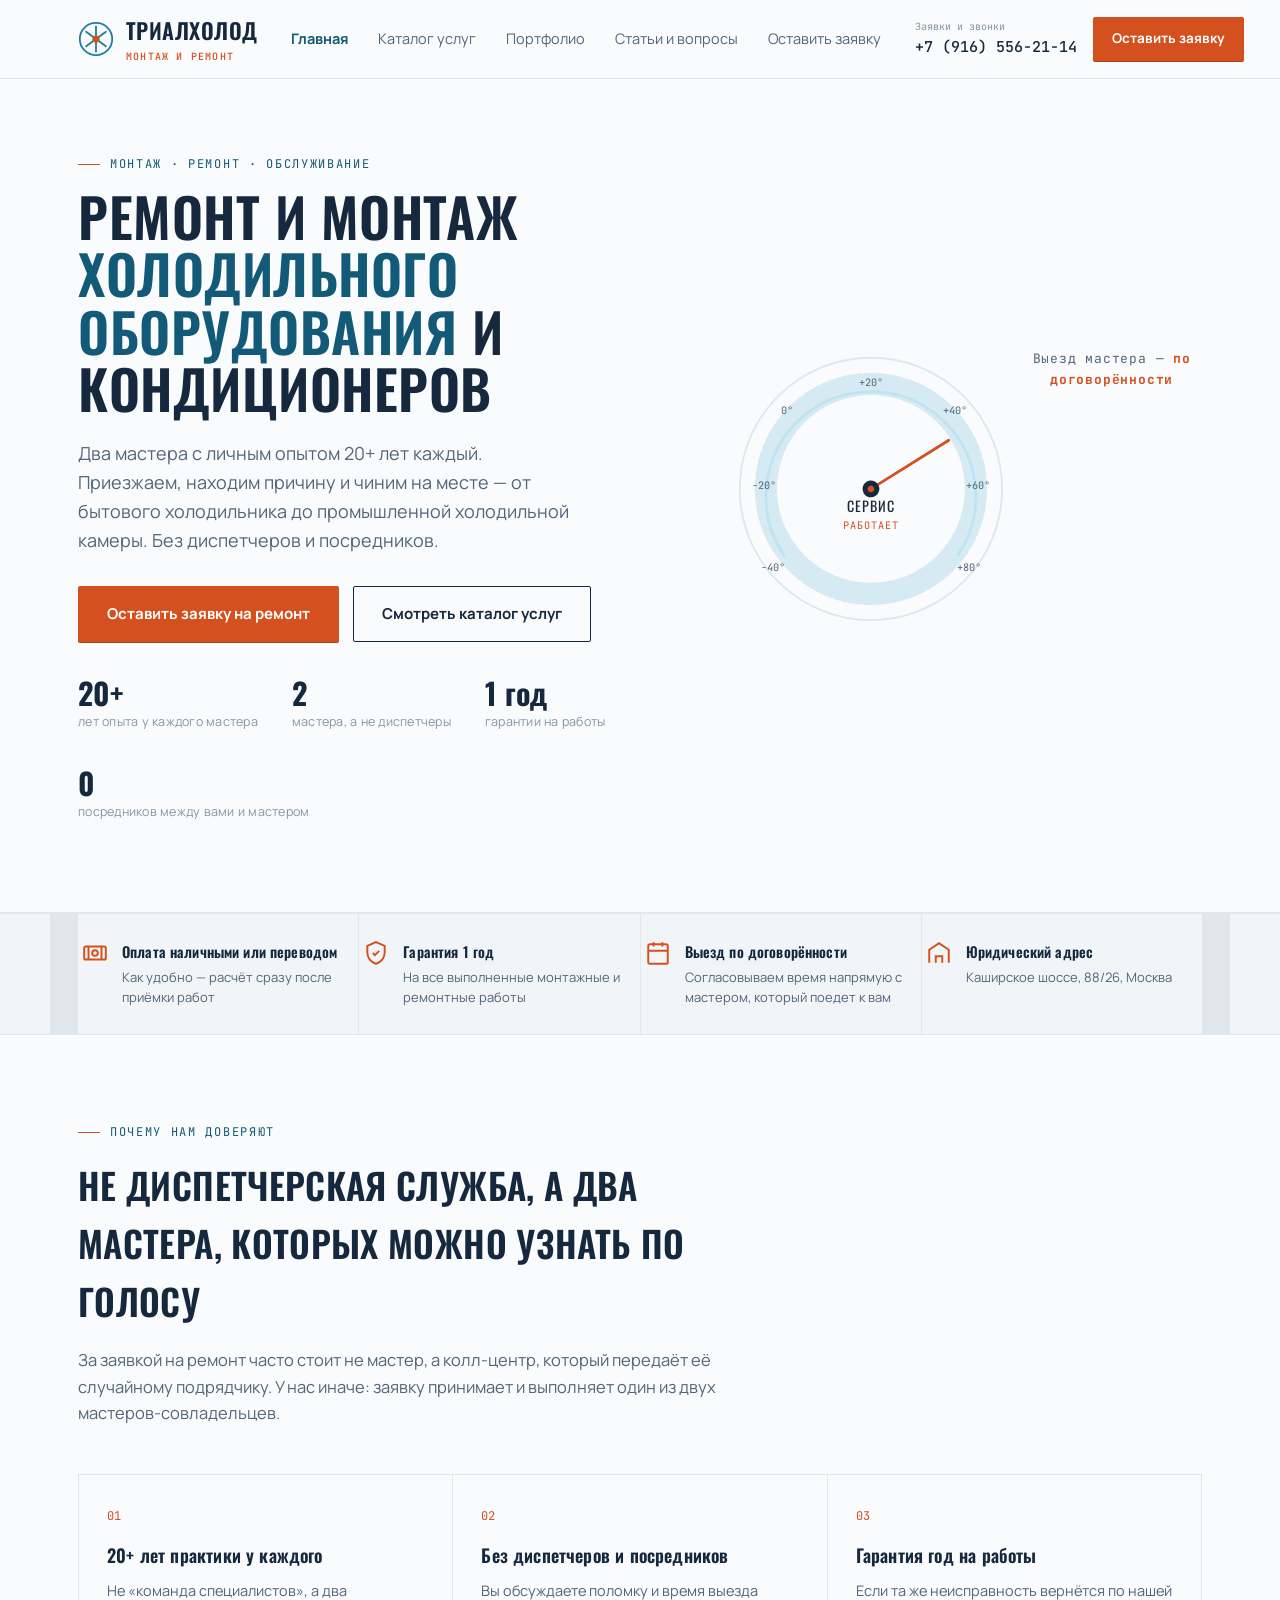
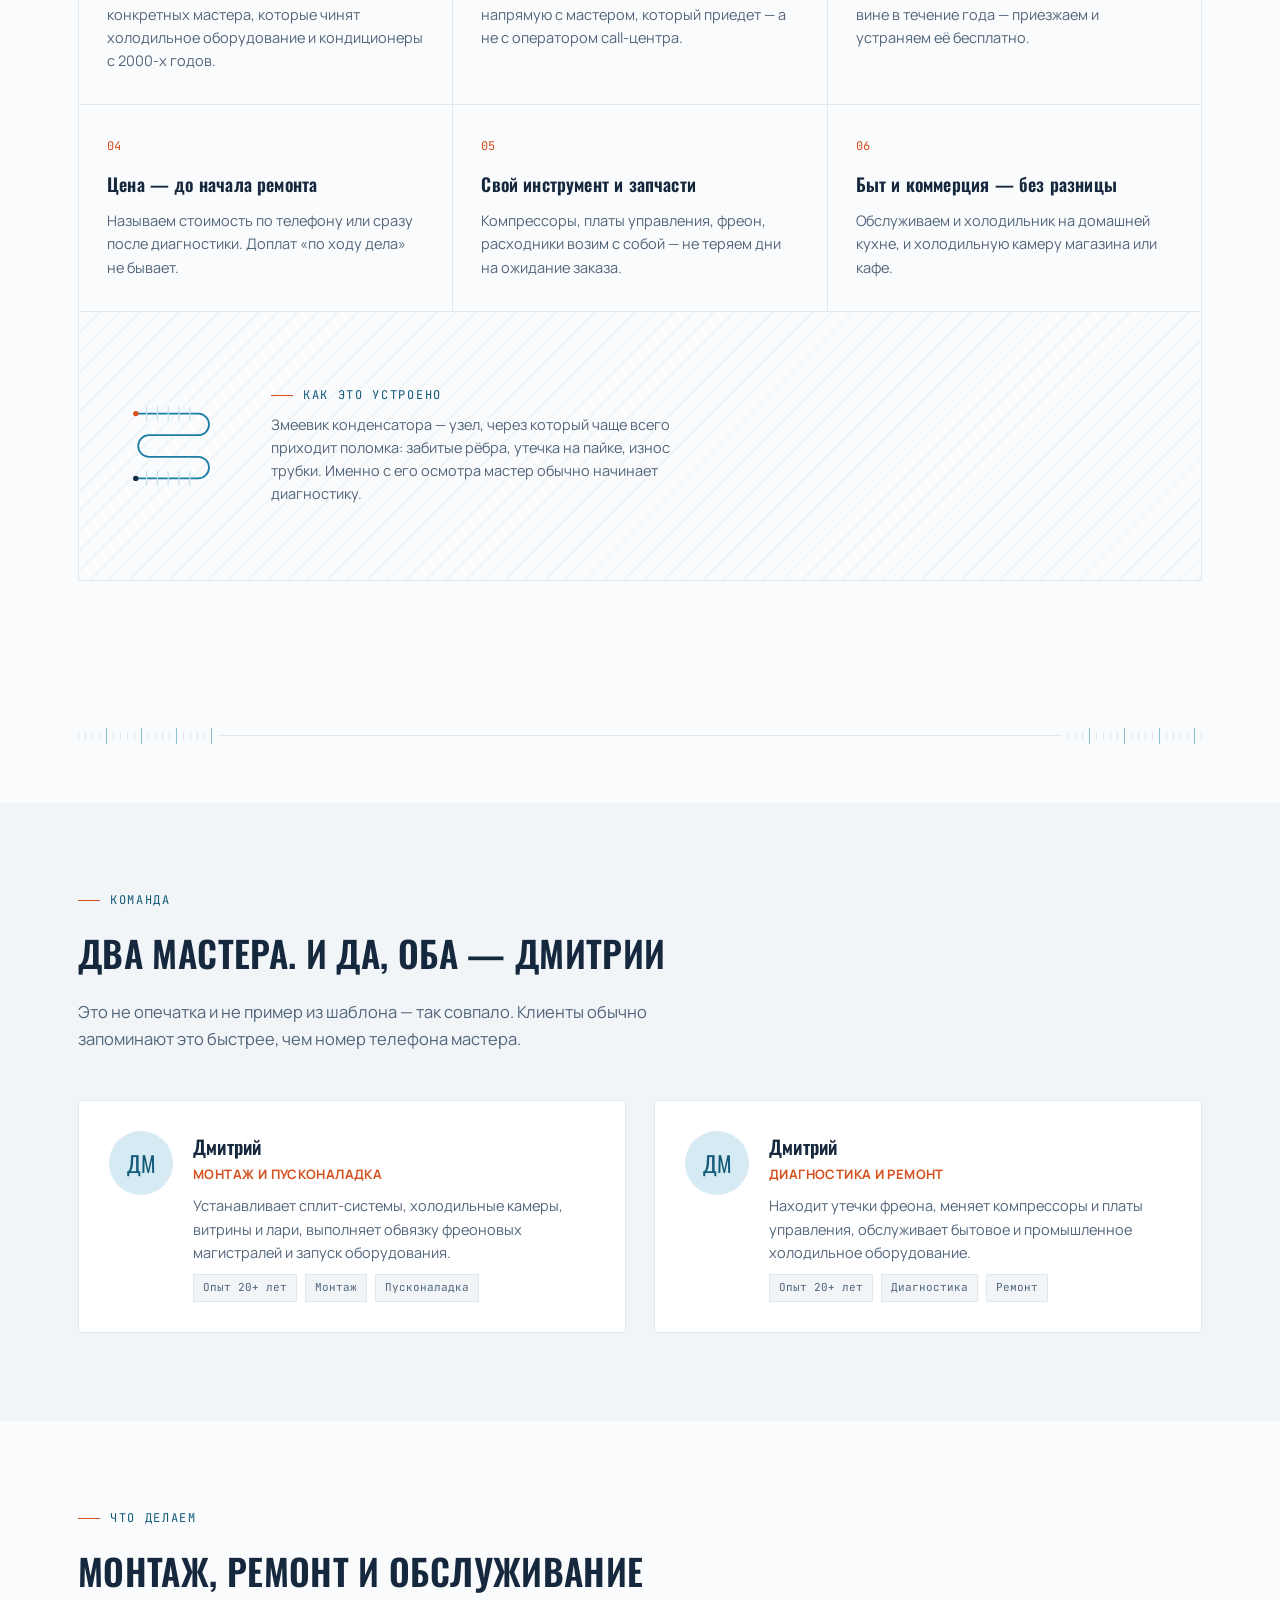
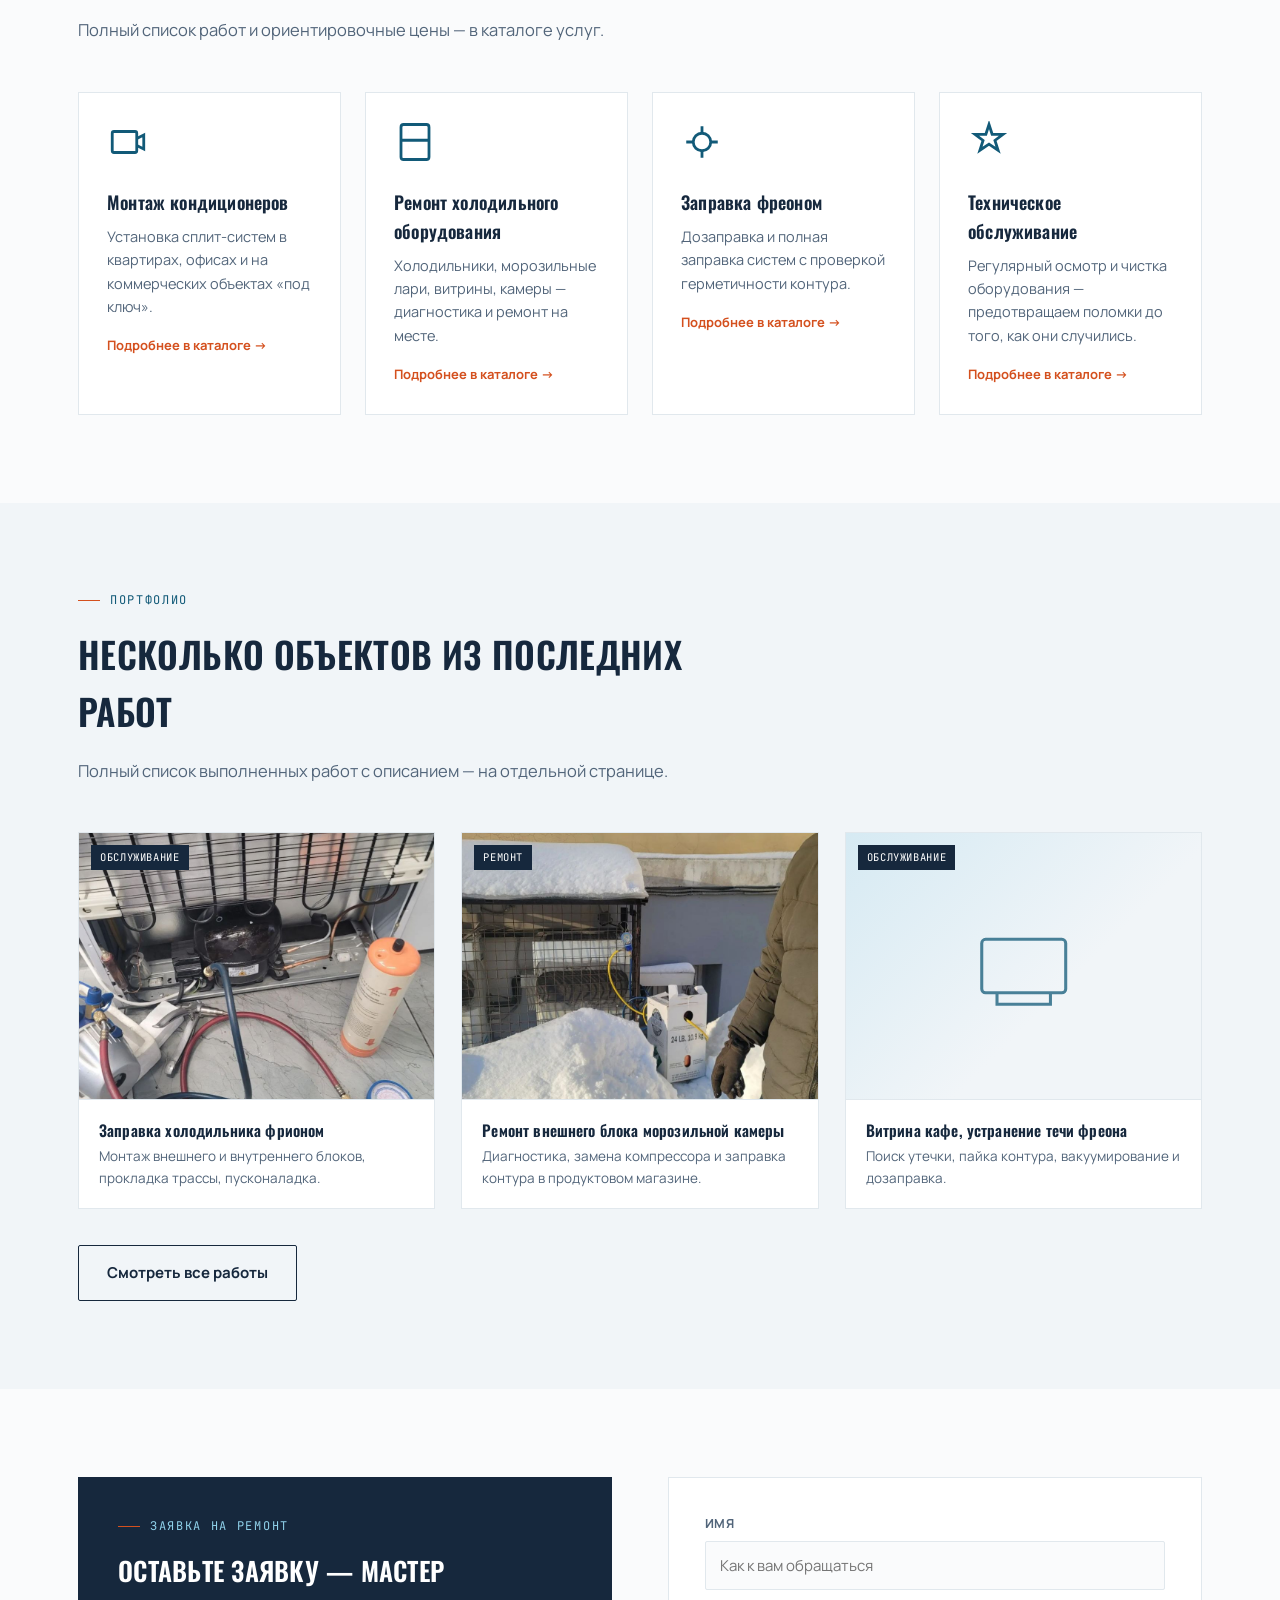
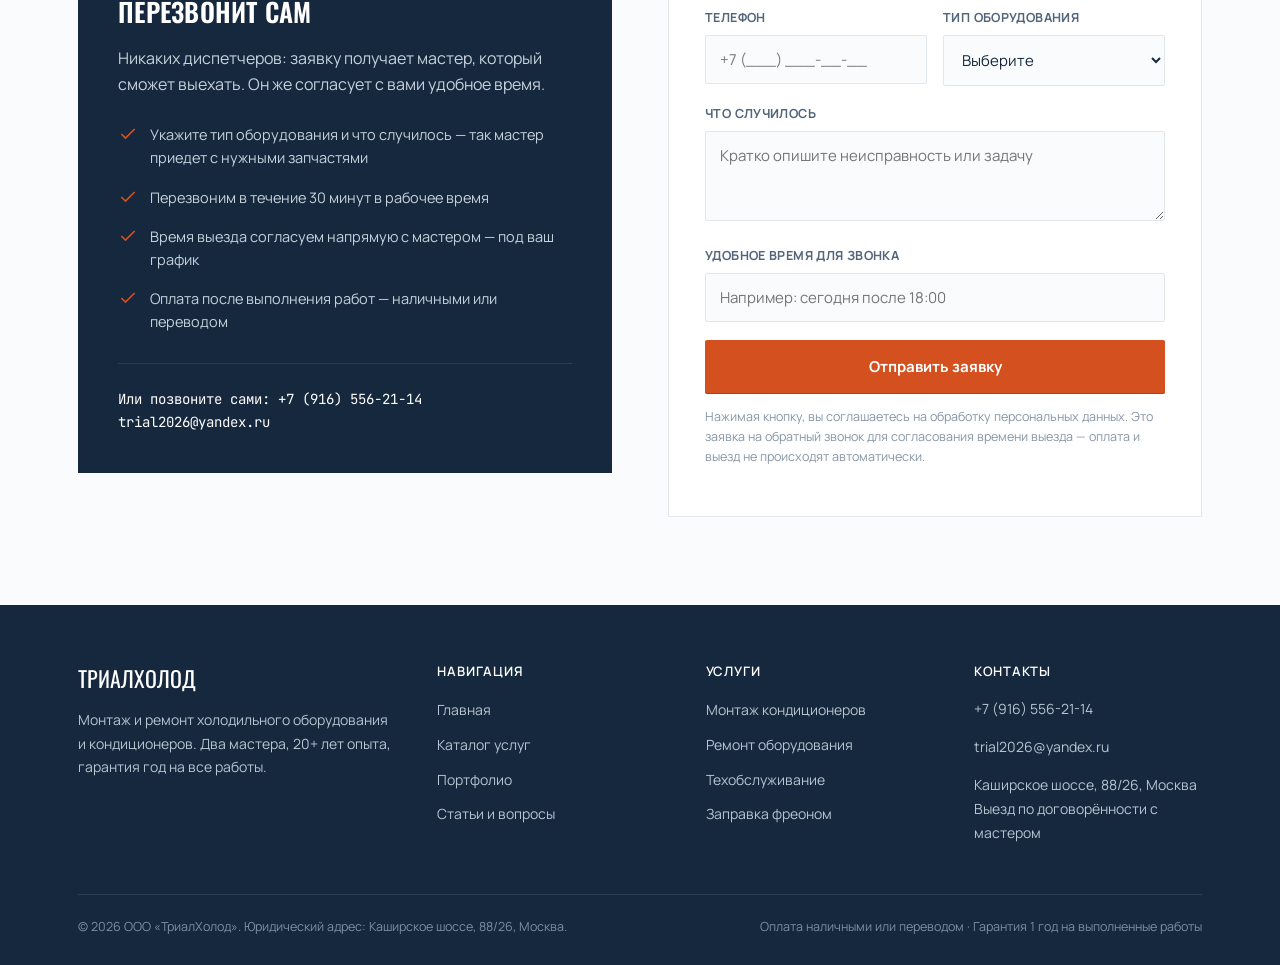
<file: index.html>
<!DOCTYPE html>
<html lang="ru">
<head>
<!-- Yandex.Metrika counter -->
<script type="text/javascript">
    (function(m,e,t,r,i,k,a){
        m[i]=m[i]||function(){(m[i].a=m[i].a||[]).push(arguments)};
        m[i].l=1*new Date();
        for (var j = 0; j < document.scripts.length; j++) {if (document.scripts[j].src === r) { return; }}
        k=e.createElement(t),a=e.getElementsByTagName(t)[0],k.async=1,k.src=r,a.parentNode.insertBefore(k,a)
    })(window, document,'script','https://mc.yandex.ru/metrika/tag.js?id=111605319', 'ym');
    ym(111605319, 'init', {ssr:true, webvisor:true, clickmap:true, ecommerce:"dataLayer", referrer: document.referrer, url: location.href, accurateTrackBounce:true, trackLinks:true});
</script>
<noscript><div><img src="https://mc.yandex.ru/watch/111605319" style="position:absolute; left:-9999px;" alt="" /></div></noscript>
<!-- /Yandex.Metrika counter -->
 
<meta charset="UTF-8">
<meta name="viewport" content="width=device-width, initial-scale=1.0">
<title>ТриалХолод — ремонт и монтаж холодильного оборудования и кондиционеров</title>
<meta name="description" content="Монтаж и ремонт холодильного оборудования и кондиционеров. Два мастера с опытом 20+ лет. Гарантия год. Оставьте заявку на сайте.">
<link rel="preconnect" href="https://fonts.googleapis.com">
<link href="https://fonts.googleapis.com/css2?family=Oswald:wght@400;500;600;700&family=Manrope:wght@400;500;700;800&family=JetBrains+Mono:wght@400;500;700&display=swap" rel="stylesheet">
<link rel="stylesheet" href="style.css">
<script type="application/ld+json">
{
  "@context": "https://schema.org",
  "@type": "HVACBusiness",
  "name": "ТриалХолод",
  "description": "Монтаж и ремонт холодильного оборудования и кондиционеров. Два мастера с опытом 20+ лет, гарантия год на все работы.",
  "url": "https://savbambr.github.io/TRIAL/",
  "telephone": "+7-999-000-00-00",
  "priceRange": "от 1500 ₽",
  "address": {
    "@type": "PostalAddress",
    "streetAddress": "Каширское шоссе, 88/26",
    "addressLocality": "Москва",
    "addressCountry": "RU"
  },
  "areaServed": {
    "@type": "City",
    "name": "Москва"
  },
  "makesOffer": [
    { "@type": "Offer", "itemOffered": { "@type": "Service", "name": "Монтаж кондиционеров" } },
    { "@type": "Offer", "itemOffered": { "@type": "Service", "name": "Ремонт холодильного оборудования" } },
    { "@type": "Offer", "itemOffered": { "@type": "Service", "name": "Заправка фреоном" } },
    { "@type": "Offer", "itemOffered": { "@type": "Service", "name": "Техническое обслуживание" } }
  ]
}
</script>
<link rel="icon" href="favicon.svg" type="image/svg+xml">
<link rel="icon" href="favicon.ico" sizes="any">
<link rel="apple-touch-icon" href="apple-touch-icon.png">
</head>
<body>
 
<header class="site-header">
  <div class="container">
    <a href="index.html" class="brand">
      <svg class="brand-mark" viewBox="0 0 40 40" fill="none" xmlns="http://www.w3.org/2000/svg">
        <circle cx="20" cy="20" r="18" stroke="#1C7EA5" stroke-width="2"/>
        <path d="M20 6V34M9 12L31 28M31 12L9 28" stroke="#1C7EA5" stroke-width="2" stroke-linecap="round"/>
        <circle cx="20" cy="20" r="4" fill="#D4501E"/>
      </svg>
      <span>ТРИАЛХОЛОД<small>монтаж и ремонт</small></span>
    </a>
 
    <button class="nav-toggle" aria-label="Открыть меню" aria-expanded="false">
      <span></span><span></span><span></span>
    </button>
 
    <nav class="main-nav">
      <a href="index.html" class="active">Главная</a>
      <a href="catalog.html">Каталог услуг</a>
      <a href="portfolio.html">Портфолио</a>
      <a href="articles.html">Статьи и вопросы</a>
      <a href="index.html#request">Оставить заявку</a>
    </nav>
 
    <div class="header-right">
      <a href="tel:+79990000000" class="header-phone"><small>Заявки и звонки</small>+7 (916) 556-21-14</a>
      <a href="index.html#request" class="btn btn-primary btn-sm">Оставить заявку</a>
    </div>
  </div>
</header>
 
<!-- ================= HERO ================= -->
<section class="hero">
  <div class="container">
    <div class="hero-text">
      <div class="eyebrow">Монтаж · Ремонт · Обслуживание</div>
      <h1>Ремонт и монтаж <em>холодильного оборудования</em> и кондиционеров</h1>
      <p class="lead">Два мастера с личным опытом 20+ лет каждый. Приезжаем, находим причину и чиним на месте — от бытового холодильника до промышленной холодильной камеры. Без диспетчеров и посредников.</p>
      <div class="hero-actions">
        <a href="#request" class="btn btn-primary">Оставить заявку на ремонт</a>
        <a href="catalog.html" class="btn btn-outline">Смотреть каталог услуг</a>
      </div>
      <div class="hero-stats">
        <div><b>20+</b><span>лет опыта у каждого мастера</span></div>
        <div><b>2</b><span>мастера, а не диспетчеры</span></div>
        <div><b>1 год</b><span>гарантии на работы</span></div>
        <div><b>0</b><span>посредников между вами и мастером</span></div>
      </div>
    </div>
 
    <div class="gauge-wrap">
      <svg viewBox="0 0 320 320" width="100%" style="max-width:340px">
        <circle cx="160" cy="160" r="140" fill="#FAFBFC" stroke="#E1E8ED" stroke-width="2"/>
        <circle cx="160" cy="160" r="112" fill="none" stroke="#D6EAF3" stroke-width="24" stroke-dasharray="1 6.2" stroke-linecap="round" transform="rotate(-210 160 160)" />
        <!-- дуга низкого/рабочего давления -->
        <path d="M 68 232 A 112 112 0 1 1 252 232" fill="none" stroke="#BFE3F0" stroke-width="3"/>
        <!-- метки шкалы, температура -->
        <g font-family="JetBrains Mono" font-size="11" fill="#52657A">
          <text x="55" y="248" text-anchor="middle">-40°</text>
          <text x="46" y="160" text-anchor="middle">-20°</text>
          <text x="70" y="80" text-anchor="middle">0°</text>
          <text x="160" y="50" text-anchor="middle">+20°</text>
          <text x="250" y="80" text-anchor="middle">+40°</text>
          <text x="274" y="160" text-anchor="middle">+60°</text>
          <text x="265" y="248" text-anchor="middle">+80°</text>
        </g>
        <!-- центральная надпись -->
        <text x="160" y="185" text-anchor="middle" font-family="Oswald" font-size="15" letter-spacing="1" fill="#16283D">СЕРВИС</text>
        <text x="160" y="203" text-anchor="middle" font-family="JetBrains Mono" font-size="11" letter-spacing="1" fill="#D4501E">РАБОТАЕТ</text>
        <!-- стрелка -->
        <g id="gaugeNeedle" style="transform-origin:160px 160px; transform: rotate(-140deg);">
          <line x1="160" y1="160" x2="160" y2="62" stroke="#D4501E" stroke-width="3" stroke-linecap="round"/>
          <circle cx="160" cy="160" r="9" fill="#16283D"/>
          <circle cx="160" cy="160" r="3.5" fill="#D4501E"/>
        </g>
      </svg>
      <div class="gauge-readout">Выезд мастера — <b>по договорённости</b></div>
    </div>
  </div>
</section>
 
<!-- ================= ИНФО-ПОЛОСА ================= -->
<div class="info-strip">
  <div class="container">
    <div class="info-item">
      <svg viewBox="0 0 24 24" fill="none" stroke="currentColor" stroke-width="1.8"><rect x="2" y="6" width="20" height="12" rx="1.5"/><circle cx="12" cy="12" r="2.6"/><path d="M6 6v12M18 6v12"/></svg>
      <div><h4>Оплата наличными или переводом</h4><p>Как удобно — расчёт сразу после приёмки работ</p></div>
    </div>
    <div class="info-item">
      <svg viewBox="0 0 24 24" fill="none" stroke="currentColor" stroke-width="1.8"><path d="M12 2l8 3.5v6c0 5-3.4 8.6-8 10.5-4.6-1.9-8-5.5-8-10.5v-6L12 2z"/><path d="M9 12l2 2 4-4"/></svg>
      <div><h4>Гарантия 1 год</h4><p>На все выполненные монтажные и ремонтные работы</p></div>
    </div>
    <div class="info-item">
      <svg viewBox="0 0 24 24" fill="none" stroke="currentColor" stroke-width="1.8"><rect x="3" y="4" width="18" height="18" rx="1.5"/><path d="M3 10h18M8 2v4M16 2v4"/></svg>
      <div><h4>Выезд по договорённости</h4><p>Согласовываем время напрямую с мастером, который поедет к вам</p></div>
    </div>
    <div class="info-item">
      <svg viewBox="0 0 24 24" fill="none" stroke="currentColor" stroke-width="1.8"><path d="M3 21V9l9-6 9 6v12"/><path d="M9 21v-6h6v6"/></svg>
      <div><h4>Юридический адрес</h4><p>Каширское шоссе, 88/26, Москва</p></div>
    </div>
  </div>
</div>
 
<!-- ================= ДОВЕРИЕ ================= -->
<section id="trust">
  <div class="container">
    <div class="section-head">
      <div class="eyebrow">Почему нам доверяют</div>
      <h2>Не диспетчерская служба, а два мастера, которых можно узнать по голосу</h2>
      <p>За заявкой на ремонт часто стоит не мастер, а колл-центр, который передаёт её случайному подрядчику. У нас иначе: заявку принимает и выполняет один из двух мастеров-совладельцев.</p>
    </div>
 
    <div class="trust-grid">
      <div class="trust-card">
        <div class="num">01</div>
        <h3>20+ лет практики у каждого</h3>
        <p>Не «команда специалистов», а два конкретных мастера, которые чинят холодильное оборудование и кондиционеры с 2000-х годов.</p>
      </div>
      <div class="trust-card">
        <div class="num">02</div>
        <h3>Без диспетчеров и посредников</h3>
        <p>Вы обсуждаете поломку и время выезда напрямую с мастером, который приедет — а не с оператором call-центра.</p>
      </div>
      <div class="trust-card">
        <div class="num">03</div>
        <h3>Гарантия год на работы</h3>
        <p>Если та же неисправность вернётся по нашей вине в течение года — приезжаем и устраняем её бесплатно.</p>
      </div>
      <div class="trust-card">
        <div class="num">04</div>
        <h3>Цена — до начала ремонта</h3>
        <p>Называем стоимость по телефону или сразу после диагностики. Доплат «по ходу дела» не бывает.</p>
      </div>
      <div class="trust-card">
        <div class="num">05</div>
        <h3>Свой инструмент и запчасти</h3>
        <p>Компрессоры, платы управления, фреон, расходники возим с собой — не теряем дни на ожидание заказа.</p>
      </div>
      <div class="trust-card">
        <div class="num">06</div>
        <h3>Быт и коммерция — без разницы</h3>
        <p>Обслуживаем и холодильник на домашней кухне, и холодильную камеру магазина или кафе.</p>
      </div>
    </div>
 
    <div class="trust-card--graphic">
      <svg viewBox="0 0 200 200" width="200" height="200">
        <!-- змеевик конденсатора: трубка + рёбра охлаждения -->
        <g fill="none" stroke="#1C7EA5" stroke-width="3" stroke-linecap="round">
          <path d="M28 46 H132 A18 18 0 0 1 150 64 V64 A18 18 0 0 1 132 82 H50 A18 18 0 0 0 32 100 V100 A18 18 0 0 0 50 118 H132 A18 18 0 0 1 150 136 V136 A18 18 0 0 1 132 154 H28"/>
        </g>
        <g stroke="#BFE3F0" stroke-width="2">
          <line x1="46" y1="34" x2="46" y2="58"/>
          <line x1="64" y1="34" x2="64" y2="58"/>
          <line x1="82" y1="34" x2="82" y2="58"/>
          <line x1="100" y1="34" x2="100" y2="58"/>
          <line x1="118" y1="34" x2="118" y2="58"/>
          <line x1="46" y1="142" x2="46" y2="166"/>
          <line x1="64" y1="142" x2="64" y2="166"/>
          <line x1="82" y1="142" x2="82" y2="166"/>
          <line x1="100" y1="142" x2="100" y2="166"/>
          <line x1="118" y1="142" x2="118" y2="166"/>
        </g>
        <circle cx="28" cy="46" r="4.5" fill="#D4501E"/>
        <circle cx="28" cy="154" r="4.5" fill="#16283D"/>
      </svg>
      <div class="graphic-caption">
        <div class="eyebrow">Как это устроено</div>
        <p>Змеевик конденсатора — узел, через который чаще всего приходит поломка: забитые рёбра, утечка на пайке, износ трубки. Именно с его осмотра мастер обычно начинает диагностику.</p>
      </div>
    </div>
  </div>
</section>
 
<div class="container"><div class="gauge-divider" aria-hidden="true">
  <span></span><span></span><span></span><span></span><span></span><span></span><span></span><span></span><span></span><span></span><span></span><span></span><span></span><span></span><span></span><span></span><span></span><span></span><span></span><span></span>
  <div class="mid"></div>
  <span></span><span></span><span></span><span></span><span></span><span></span><span></span><span></span><span></span><span></span><span></span><span></span><span></span><span></span><span></span><span></span><span></span><span></span><span></span><span></span>
</div></div>
 
<!-- ================= КОМАНДА ================= -->
<section class="section-alt" id="team">
  <div class="container">
    <div class="section-head">
      <div class="eyebrow">Команда</div>
      <h2>Два мастера. И да, оба — Дмитрии</h2>
      <p>Это не опечатка и не пример из шаблона — так совпало. Клиенты обычно запоминают это быстрее, чем номер телефона мастера.</p>
    </div>
 
    <div class="team-grid">
      <div class="team-card">
        <div class="team-avatar">ДМ</div>
        <div>
          <h3>Дмитрий</h3>
          <div class="team-role">Монтаж и пусконаладка</div>
          <p>Устанавливает сплит-системы, холодильные камеры, витрины и лари, выполняет обвязку фреоновых магистралей и запуск оборудования.</p>
          <div class="team-tags"><span>Опыт 20+ лет</span><span>Монтаж</span><span>Пусконаладка</span></div>
        </div>
      </div>
      <div class="team-card">
        <div class="team-avatar">ДМ</div>
        <div>
          <h3>Дмитрий</h3>
          <div class="team-role">Диагностика и ремонт</div>
          <p>Находит утечки фреона, меняет компрессоры и платы управления, обслуживает бытовое и промышленное холодильное оборудование.</p>
          <div class="team-tags"><span>Опыт 20+ лет</span><span>Диагностика</span><span>Ремонт</span></div>
        </div>
      </div>
    </div>
  </div>
</section>
 
<!-- ================= УСЛУГИ (превью) ================= -->
<section id="services">
  <div class="container">
    <div class="section-head">
      <div class="eyebrow">Что делаем</div>
      <h2>Монтаж, ремонт и обслуживание</h2>
      <p>Полный список работ и ориентировочные цены — в каталоге услуг.</p>
    </div>
 
    <div class="service-grid">
      <div class="service-card">
        <svg class="service-icon" viewBox="0 0 24 24" fill="none" stroke="currentColor" stroke-width="1.6"><rect x="3" y="6" width="14" height="12" rx="1"/><path d="M17 10l4-2v8l-4-2"/></svg>
        <h3>Монтаж кондиционеров</h3>
        <p>Установка сплит-систем в квартирах, офисах и на коммерческих объектах «под ключ».</p>
        <a class="more" href="catalog.html#montaj">Подробнее в каталоге →</a>
      </div>
      <div class="service-card">
        <svg class="service-icon" viewBox="0 0 24 24" fill="none" stroke="currentColor" stroke-width="1.6"><rect x="4" y="2" width="16" height="20" rx="1.5"/><path d="M4 11h16M8 6h.01M8 15h.01"/></svg>
        <h3>Ремонт холодильного оборудования</h3>
        <p>Холодильники, морозильные лари, витрины, камеры — диагностика и ремонт на месте.</p>
        <a class="more" href="catalog.html#remont">Подробнее в каталоге →</a>
      </div>
      <div class="service-card">
        <svg class="service-icon" viewBox="0 0 24 24" fill="none" stroke="currentColor" stroke-width="1.6"><path d="M12 3v4M12 17v4M3 12h4M17 12h4"/><circle cx="12" cy="12" r="5"/></svg>
        <h3>Заправка фреоном</h3>
        <p>Дозаправка и полная заправка систем с проверкой герметичности контура.</p>
        <a class="more" href="catalog.html#zapravka">Подробнее в каталоге →</a>
      </div>
      <div class="service-card">
        <svg class="service-icon" viewBox="0 0 24 24" fill="none" stroke="currentColor" stroke-width="1.6"><path d="M12 2l1.8 5.6H20l-4.6 3.5 1.8 5.6L12 13.2 6.8 16.7l1.8-5.6L4 7.6h6.2z"/></svg>
        <h3>Техническое обслуживание</h3>
        <p>Регулярный осмотр и чистка оборудования — предотвращаем поломки до того, как они случились.</p>
        <a class="more" href="catalog.html#to">Подробнее в каталоге →</a>
      </div>
    </div>
  </div>
</section>
 
<!-- ================= ПОРТФОЛИО (превью) ================= -->
<section class="section-alt" id="portfolio-preview">
  <div class="container">
    <div class="section-head">
      <div class="eyebrow">Портфолио</div>
      <h2>Несколько объектов из последних работ</h2>
      <p>Полный список выполненных работ с описанием — на отдельной странице.</p>
    </div>
 
    <div class="portfolio-grid">
      <div class="portfolio-card">
        <div class="portfolio-media">
          <span class="portfolio-tag">Обслуживание</span>
          <img src="z.jpg" alt="Заправка холодильника фреоном">
        </div>
        <div class="portfolio-body">
          <h4>Заправка холодильника фрионом</h4>
          <p>Монтаж внешнего и внутреннего блоков, прокладка трассы, пусконаладка.</p>
        </div>
      </div>
      <div class="portfolio-card">
        <div class="portfolio-media">
          <span class="portfolio-tag">Ремонт</span>
          <img src="v.jpg" alt="Ремонт внешнего блока морозильной камеры">
        </div>
        <div class="portfolio-body">
          <h4>Ремонт внешнего блока морозильной камеры</h4>
          <p>Диагностика, замена компрессора и заправка контура в продуктовом магазине.</p>
        </div>
      </div>
      <div class="portfolio-card">
        <div class="portfolio-media">
          <span class="portfolio-tag">Обслуживание</span>
          <svg viewBox="0 0 64 64" fill="none" stroke="currentColor" stroke-width="1.6"><rect x="10" y="18" width="44" height="28" rx="2"/><path d="M18 46v6h28v-6"/></svg>
        </div>
        <div class="portfolio-body">
          <h4>Витрина кафе, устранение течи фреона</h4>
          <p>Поиск утечки, пайка контура, вакуумирование и дозаправка.</p>
        </div>
      </div>
    </div>
 
    <div style="margin-top:36px">
      <a href="portfolio.html" class="btn btn-outline">Смотреть все работы</a>
    </div>
  </div>
</section>
 
<!-- ================= ФОРМА ЗАЯВКИ ================= -->
<section id="request">
  <div class="container">
    <div class="form-wrap">
      <div class="form-panel">
        <div class="eyebrow" style="color:#8FD1EA">Заявка на ремонт</div>
        <h2>Оставьте заявку — мастер перезвонит сам</h2>
        <p>Никаких диспетчеров: заявку получает мастер, который сможет выехать. Он же согласует с вами удобное время.</p>
        <ul>
          <li>
            <svg viewBox="0 0 24 24" fill="none" stroke="currentColor" stroke-width="2"><path d="M20 6L9 17l-5-5"/></svg>
            Укажите тип оборудования и что случилось — так мастер приедет с нужными запчастями
          </li>
          <li>
            <svg viewBox="0 0 24 24" fill="none" stroke="currentColor" stroke-width="2"><path d="M20 6L9 17l-5-5"/></svg>
            Перезвоним в течение 30 минут в рабочее время
          </li>
          <li>
            <svg viewBox="0 0 24 24" fill="none" stroke="currentColor" stroke-width="2"><path d="M20 6L9 17l-5-5"/></svg>
            Время выезда согласуем напрямую с мастером — под ваш график
          </li>
          <li>
            <svg viewBox="0 0 24 24" fill="none" stroke="currentColor" stroke-width="2"><path d="M20 6L9 17l-5-5"/></svg>
            Оплата после выполнения работ — наличными или переводом
          </li>
        </ul>
        <div class="contact-line">
          Или позвоните сами: <a href="tel:+79165562114">+7 (916) 556-21-14</a><br>
          <a href="mailto:tril2026@yandex.ru">trial2026@yandex.ru</a>
        </div>
      </div>
 
      <form class="card-form" id="repairForm" action="https://formspree.io/f/xbgrkzpb" method="POST" novalidate>
        <div class="form-success" id="formSuccess"></div>
 
        <div class="field">
          <label for="f-name">Имя</label>
          <input type="text" id="f-name" name="name" placeholder="Как к вам обращаться" required>
        </div>
 
        <div class="field-row">
          <div class="field">
            <label for="f-phone">Телефон</label>
            <input type="tel" id="f-phone" name="phone" placeholder="+7 (___) ___-__-__" required>
          </div>
          <div class="field">
            <label for="f-equipment">Тип оборудования</label>
            <select id="f-equipment" name="equipment" required>
              <option value="" disabled selected>Выберите</option>
              <option>Бытовой холодильник</option>
              <option>Морозильный ларь / камера</option>
              <option>Холодильная витрина</option>
              <option>Кондиционер / сплит-система</option>
              <option>Промышленная холодильная установка</option>
              <option>Другое</option>
            </select>
          </div>
        </div>
 
        <div class="field">
          <label for="f-issue">Что случилось</label>
          <textarea id="f-issue" name="issue" placeholder="Кратко опишите неисправность или задачу"></textarea>
        </div>
 
        <div class="field">
          <label for="f-time">Удобное время для звонка</label>
          <input type="text" id="f-time" name="time" placeholder="Например: сегодня после 18:00">
        </div>
 
        <button type="submit" class="btn btn-primary btn-block">Отправить заявку</button>
        <p class="form-note">Нажимая кнопку, вы соглашаетесь на обработку персональных данных. Это заявка на обратный звонок для согласования времени выезда — оплата и выезд не происходят автоматически.</p>
      </form>
    </div>
  </div>
</section>
 
<footer class="site-footer">
  <div class="container">
    <div class="footer-grid">
      <div>
        <div class="footer-brand">ТРИАЛХОЛОД</div>
        <p>Монтаж и ремонт холодильного оборудования и кондиционеров. Два мастера, 20+ лет опыта, гарантия год на все работы.</p>
      </div>
      <div>
        <h4>Навигация</h4>
        <ul>
          <li><a href="index.html">Главная</a></li>
          <li><a href="catalog.html">Каталог услуг</a></li>
          <li><a href="portfolio.html">Портфолио</a></li>
          <li><a href="articles.html">Статьи и вопросы</a></li>
        </ul>
      </div>
      <div>
        <h4>Услуги</h4>
        <ul>
          <li><a href="catalog.html#montaj">Монтаж кондиционеров</a></li>
          <li><a href="catalog.html#remont">Ремонт оборудования</a></li>
          <li><a href="catalog.html#to">Техобслуживание</a></li>
          <li><a href="catalog.html#zapravka">Заправка фреоном</a></li>
        </ul>
      </div>
      <div>
        <h4>Контакты</h4>
        <p><a href="tel:+79165562114">+7 (916) 556-21-14</a></p>
        <p><a href="mailto:trial2026@yandex.ru">trial2026@yandex.ru</a></p>
        <p>Каширское шоссе, 88/26, Москва<br>Выезд по договорённости с мастером</p>
      </div>
    </div>
    <div class="footer-bottom">
      <span>© 2026 ООО «ТриалХолод». Юридический адрес: Каширское шоссе, 88/26, Москва.</span>
      <span>Оплата наличными или переводом · Гарантия 1 год на выполненные работы</span>
    </div>
  </div>
</footer>
 
<script src="script.js"></script>
</body>
</html>
</file>
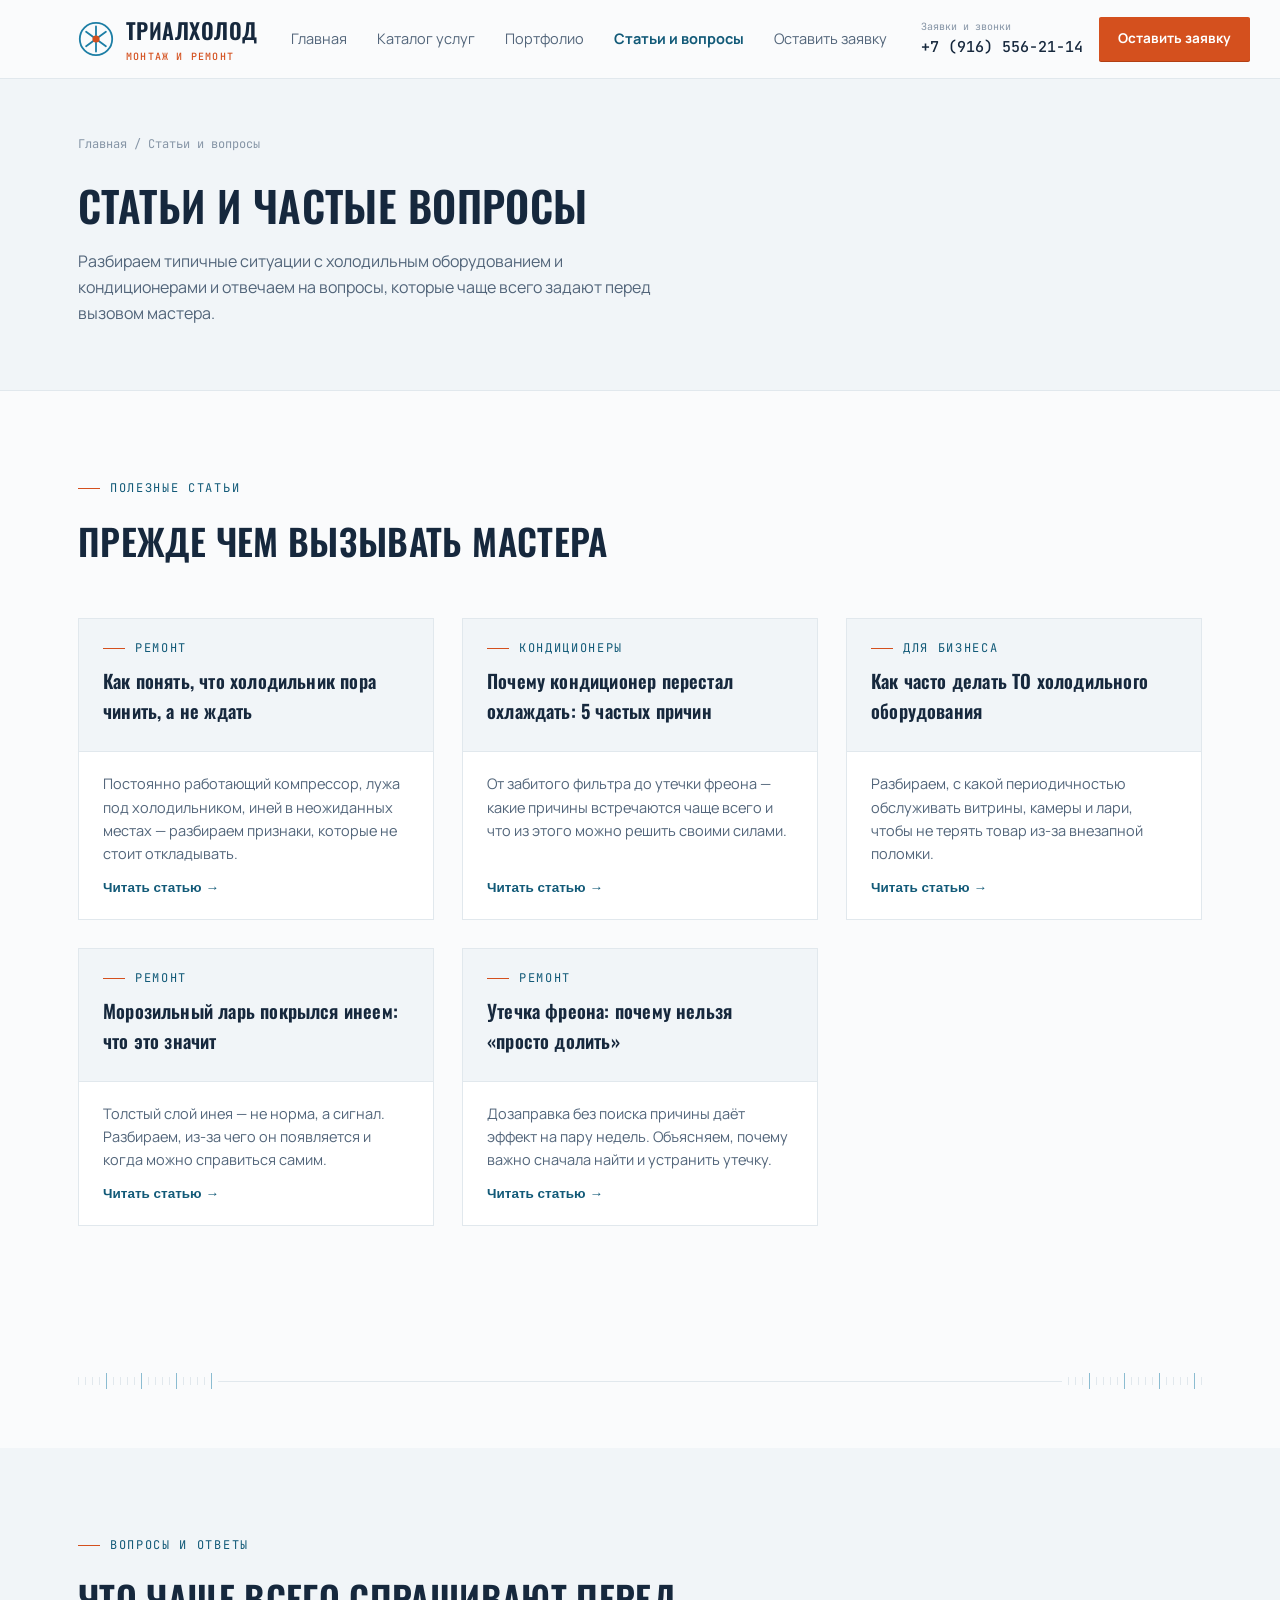
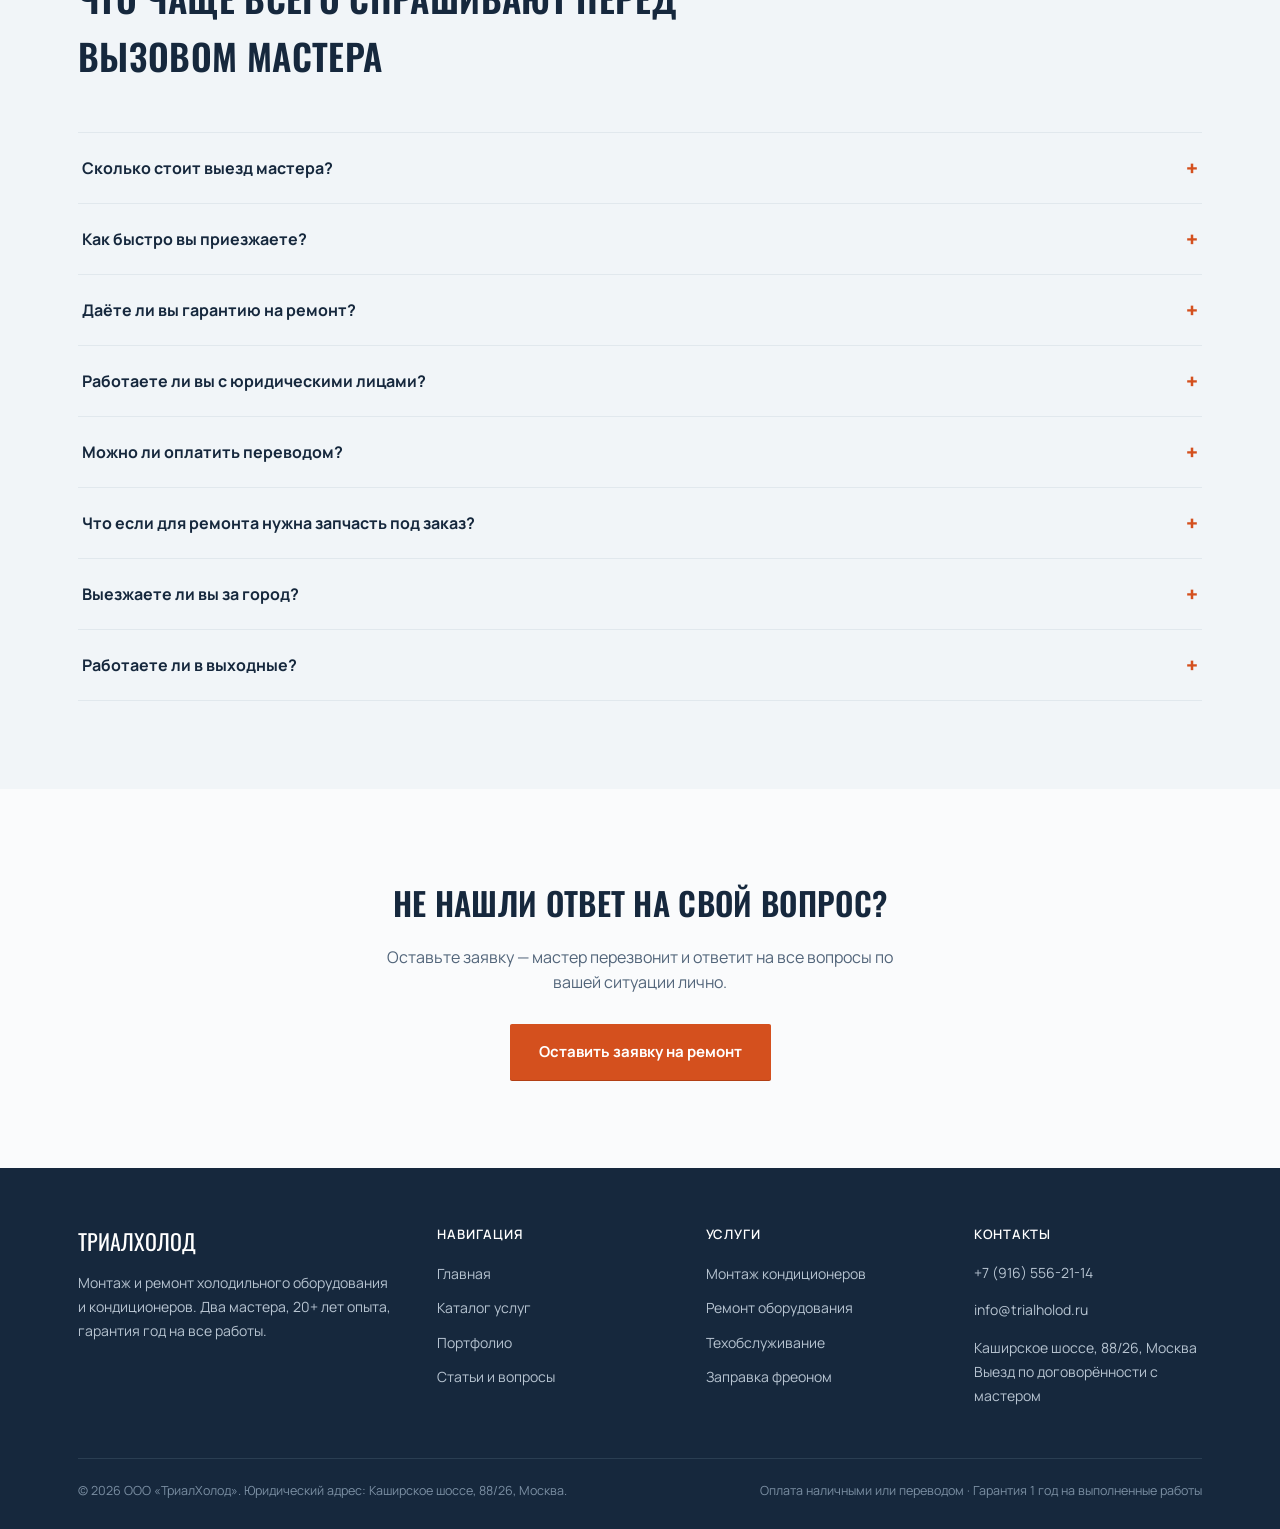
<file: articles.html>
<!DOCTYPE html>
<html lang="ru">
<head>
<!-- Yandex.Metrika counter -->
<script type="text/javascript">
    (function(m,e,t,r,i,k,a){
        m[i]=m[i]||function(){(m[i].a=m[i].a||[]).push(arguments)};
        m[i].l=1*new Date();
        for (var j = 0; j < document.scripts.length; j++) {if (document.scripts[j].src === r) { return; }}
        k=e.createElement(t),a=e.getElementsByTagName(t)[0],k.async=1,k.src=r,a.parentNode.insertBefore(k,a)
    })(window, document,'script','https://mc.yandex.ru/metrika/tag.js?id=111605319', 'ym');
    ym(111605319, 'init', {ssr:true, webvisor:true, clickmap:true, ecommerce:"dataLayer", referrer: document.referrer, url: location.href, accurateTrackBounce:true, trackLinks:true});
</script>
<noscript><div><img src="https://mc.yandex.ru/watch/111605319" style="position:absolute; left:-9999px;" alt="" /></div></noscript>
<!-- /Yandex.Metrika counter -->
 
<meta charset="UTF-8">
<meta name="viewport" content="width=device-width, initial-scale=1.0">
<title>Статьи и вопросы — ТриалХолод</title>
<meta name="description" content="Полезные статьи об обслуживании холодильного оборудования и кондиционеров, ответы на частые вопросы клиентов.">
<link rel="preconnect" href="https://fonts.googleapis.com">
<link href="https://fonts.googleapis.com/css2?family=Oswald:wght@400;500;600;700&family=Manrope:wght@400;500;700;800&family=JetBrains+Mono:wght@400;500;700&display=swap" rel="stylesheet">
<link rel="stylesheet" href="style.css">
<link rel="icon" href="favicon.svg" type="image/svg+xml">
<link rel="icon" href="favicon.ico" sizes="any">
<link rel="apple-touch-icon" href="apple-touch-icon.png">
</head>
<body>
 
<header class="site-header">
  <div class="container">
    <a href="index.html" class="brand">
      <svg class="brand-mark" viewBox="0 0 40 40" fill="none" xmlns="http://www.w3.org/2000/svg">
        <circle cx="20" cy="20" r="18" stroke="#1C7EA5" stroke-width="2"/>
        <path d="M20 6V34M9 12L31 28M31 12L9 28" stroke="#1C7EA5" stroke-width="2" stroke-linecap="round"/>
        <circle cx="20" cy="20" r="4" fill="#D4501E"/>
      </svg>
      <span>ТРИАЛХОЛОД<small>монтаж и ремонт</small></span>
    </a>
    <button class="nav-toggle" aria-label="Открыть меню" aria-expanded="false"><span></span><span></span><span></span></button>
    <nav class="main-nav">
      <a href="index.html">Главная</a>
      <a href="catalog.html">Каталог услуг</a>
      <a href="portfolio.html">Портфолио</a>
      <a href="articles.html" class="active">Статьи и вопросы</a>
      <a href="index.html#request">Оставить заявку</a>
    </nav>
    <div class="header-right">
      <a href="tel:+79165562114" class="header-phone"><small>Заявки и звонки</small>+7 (916) 556-21-14</a>
      <a href="index.html#request" class="btn btn-primary btn-sm">Оставить заявку</a>
    </div>
  </div>
</header>
 
<section class="page-hero">
  <div class="container">
    <div class="breadcrumb"><a href="index.html">Главная</a> / Статьи и вопросы</div>
    <h1>Статьи и частые вопросы</h1>
    <p>Разбираем типичные ситуации с холодильным оборудованием и кондиционерами и отвечаем на вопросы, которые чаще всего задают перед вызовом мастера.</p>
  </div>
</section>
 
<!-- ================= СТАТЬИ ================= -->
<section id="articles">
  <div class="container">
    <div class="section-head">
      <div class="eyebrow">Полезные статьи</div>
      <h2>Прежде чем вызывать мастера</h2>
    </div>
 
    <div class="article-grid">
 
      <div class="article-card">
        <div class="article-top">
          <div class="eyebrow">Ремонт</div>
          <h3>Как понять, что холодильник пора чинить, а не ждать</h3>
        </div>
        <div class="article-body">
          <p>Постоянно работающий компрессор, лужа под холодильником, иней в неожиданных местах — разбираем признаки, которые не стоит откладывать.</p>
          <div class="article-full">
            <p>Компрессор, который почти не отдыхает и гудит часами подряд, — первый тревожный признак. Обычно он означает, что холодильнику стало сложнее держать температуру: либо изношен уплотнитель двери, либо начал слабеть сам компрессор, либо в контуре недостаточно фреона.</p>
            <p>Второй признак — влага и лужи под корпусом или внутри камеры. Иногда причина безобидная: забился дренажный канал. Но если лужа появляется регулярно и растёт, велика вероятность утечки хладагента или проблемы с системой оттайки.</p>
            <p>Третий сигнал — неравномерная температура: одна полка холодная, другая нет, продукты то подмерзают, то портятся быстрее обычного. Это почти всегда указывает на неисправность электроники или датчиков, и самостоятельно такую проблему не устранить.</p>
            <p>Если вы заметили любой из этих признаков, лучше вызвать мастера на диагностику до того, как холодильник встанет полностью — так ремонт обычно обходится дешевле.</p>
          </div>
          <button class="read-toggle">Читать статью →</button>
        </div>
      </div>
 
      <div class="article-card">
        <div class="article-top">
          <div class="eyebrow">Кондиционеры</div>
          <h3>Почему кондиционер перестал охлаждать: 5 частых причин</h3>
        </div>
        <div class="article-body">
          <p>От забитого фильтра до утечки фреона — какие причины встречаются чаще всего и что из этого можно решить своими силами.</p>
          <div class="article-full">
            <p>1. Загрязнённый фильтр. Самая частая и самая безобидная причина — фильтр внутреннего блока забит пылью и мешает потоку воздуха. Проверить и промыть его можно самостоятельно.</p>
            <p>2. Обмёрзший испаритель. Если из блока идёт слабый поток воздуха, а на трубках виден лёд — скорее всего, дело в нехватке фреона или загрязнении теплообменника. Это уже задача для мастера.</p>
            <p>3. Утечка хладагента. Постепенное снижение эффективности охлаждения из года в год почти всегда говорит об утечке в контуре — она не устраняется просто «доливом» фреона.</p>
            <p>4. Неисправность наружного блока. Забитый пылью или заросший растениями наружный блок не может нормально отводить тепло — кондиционер работает, но почти не охлаждает.</p>
            <p>5. Поломка компрессора или платы управления. Если кондиционер включается, но воздух вообще не холодный — вероятная причина в компрессоре или электронике, здесь потребуется диагностика на месте.</p>
          </div>
          <button class="read-toggle">Читать статью →</button>
        </div>
      </div>
 
      <div class="article-card">
        <div class="article-top">
          <div class="eyebrow">Для бизнеса</div>
          <h3>Как часто делать ТО холодильного оборудования</h3>
        </div>
        <div class="article-body">
          <p>Разбираем, с какой периодичностью обслуживать витрины, камеры и лари, чтобы не терять товар из-за внезапной поломки.</p>
          <div class="article-full">
            <p>Для торговых витрин и морозильных ларей в кафе и магазинах рекомендуем плановое ТО раз в 2–3 месяца: чистка теплообменников, проверка температурного режима, осмотр контура на предмет утечек.</p>
            <p>Для холодильных камер хранения периодичность можно увеличить до раза в квартал, если оборудование не работает на пределе нагрузки — но перед сезоном высокой загрузки (например, летом для точек с напитками) стоит сделать внеплановый осмотр.</p>
            <p>Главная экономия от регулярного ТО не в цене самого обслуживания, а в предотвращённых простоях: испорченная партия товара из-за внезапной поломки витрины обычно стоит в разы больше, чем несколько плановых визитов мастера за год.</p>
            <p>Если объектов несколько, удобнее заключить договор на регулярное обслуживание — мы сами напоминаем о визите и приезжаем по графику.</p>
          </div>
          <button class="read-toggle">Читать статью →</button>
        </div>
      </div>
 
      <div class="article-card">
        <div class="article-top">
          <div class="eyebrow">Ремонт</div>
          <h3>Морозильный ларь покрылся инеем: что это значит</h3>
        </div>
        <div class="article-body">
          <p>Толстый слой инея — не норма, а сигнал. Разбираем, из-за чего он появляется и когда можно справиться самим.</p>
          <div class="article-full">
            <p>Небольшой иней на стенках — это нормально для многих моделей ларей без автоматической разморозки. А вот толстая ледяная корка, нарастающая быстро, обычно говорит о нарушении герметичности крышки: тёплый влажный воздух постоянно попадает внутрь и намерзает.</p>
            <p>Проверьте резиновый уплотнитель крышки — если он потрескался, продавлен или неплотно прилегает, лёд будет нарастать снова и снова, даже после разморозки. Это можно частично решить заменой уплотнителя.</p>
            <p>Если уплотнитель в порядке, а иней всё равно появляется быстро и температура в ларе плавает — вероятная причина в неисправности термостата или в снижении уровня фреона, и здесь без диагностики мастера не обойтись.</p>
          </div>
          <button class="read-toggle">Читать статью →</button>
        </div>
      </div>
 
      <div class="article-card">
        <div class="article-top">
          <div class="eyebrow">Ремонт</div>
          <h3>Утечка фреона: почему нельзя «просто долить»</h3>
        </div>
        <div class="article-body">
          <p>Дозаправка без поиска причины даёт эффект на пару недель. Объясняем, почему важно сначала найти и устранить утечку.</p>
          <div class="article-full">
            <p>Фреон в исправной герметичной системе не расходуется — он циркулирует по замкнутому контуру годами. Если оборудование стало хуже охлаждать и уровень хладагента упал, значит где-то есть утечка, и без её устранения дозаправка даст лишь временный эффект.</p>
            <p>После обычной дозаправки без поиска причины оборудование, как правило, снова начинает хуже работать через несколько недель или месяцев — фреон постепенно уходит через ту же неисправность.</p>
            <p>Правильная последовательность: найти место утечки (обычно с помощью электронного течеискателя), устранить её пайкой или заменой участка контура, затем вакуумировать систему и только после этого заправить хладагент по паспорту оборудования.</p>
            <p>Это дольше и немного дороже разовой дозаправки, но именно так ремонт не приходится повторять каждый сезон.</p>
          </div>
          <button class="read-toggle">Читать статью →</button>
        </div>
      </div>
 
    </div>
  </div>
</section>
 
<div class="container"><div class="gauge-divider" aria-hidden="true">
  <span></span><span></span><span></span><span></span><span></span><span></span><span></span><span></span><span></span><span></span><span></span><span></span><span></span><span></span><span></span><span></span><span></span><span></span><span></span><span></span>
  <div class="mid"></div>
  <span></span><span></span><span></span><span></span><span></span><span></span><span></span><span></span><span></span><span></span><span></span><span></span><span></span><span></span><span></span><span></span><span></span><span></span><span></span><span></span>
</div></div>
 
<!-- ================= FAQ ================= -->
<section class="section-alt" id="faq">
  <div class="container">
    <div class="section-head">
      <div class="eyebrow">Вопросы и ответы</div>
      <h2>Что чаще всего спрашивают перед вызовом мастера</h2>
    </div>
 
    <div class="faq-list">
      <div class="faq-item">
        <button class="faq-q">Сколько стоит выезд мастера? <span class="plus">+</span></button>
        <div class="faq-a"><p>Выезд с диагностикой — от 1 500 ₽. Если ремонт выполняется в этот же визит, стоимость диагностики учитывается в общей цене работ.</p></div>
      </div>
      <div class="faq-item">
        <button class="faq-q">Как быстро вы приезжаете? <span class="plus">+</span></button>
        <div class="faq-a"><p>Часто в тот же день. Точное время выезда мастер согласовывает с вами лично по телефону, исходя из уже запланированных выездов.</p></div>
      </div>
      <div class="faq-item">
        <button class="faq-q">Даёте ли вы гарантию на ремонт? <span class="plus">+</span></button>
        <div class="faq-a"><p>Да, гарантия на все выполненные работы — год. Если та же неисправность повторится по нашей вине в течение этого срока, устраняем её бесплатно.</p></div>
      </div>
      <div class="faq-item">
        <button class="faq-q">Работаете ли вы с юридическими лицами? <span class="plus">+</span></button>
        <div class="faq-a"><p>Да, обслуживаем кафе, магазины, склады и офисы. По запросу заключаем договор, в том числе на регулярное техобслуживание.</p></div>
      </div>
      <div class="faq-item">
        <button class="faq-q">Можно ли оплатить переводом? <span class="plus">+</span></button>
        <div class="faq-a"><p>Да, принимаем оплату наличными или переводом — как вам удобнее. Оплата производится после выполнения работ.</p></div>
      </div>
      <div class="faq-item">
        <button class="faq-q">Что если для ремонта нужна запчасть под заказ? <span class="plus">+</span></button>
        <div class="faq-a"><p>Мастер сообщит об этом сразу после диагностики, назовёт сроки поставки и стоимость детали. Работа продолжится, как только запчасть будет на руках.</p></div>
      </div>
      <div class="faq-item">
        <button class="faq-q">Выезжаете ли вы за город? <span class="plus">+</span></button>
        <div class="faq-a"><p>Да, по Москве и области. Возможность и стоимость выезда за пределы города уточняйте у мастера при согласовании заявки.</p></div>
      </div>
      <div class="faq-item">
        <button class="faq-q">Работаете ли в выходные? <span class="plus">+</span></button>
        <div class="faq-a"><p>Да, выезд возможен и в выходные дни — конкретное время согласуется индивидуально с мастером, который принял заявку.</p></div>
      </div>
    </div>
  </div>
</section>
 
<section id="cta-request">
  <div class="container" style="text-align:center">
    <h2 style="text-transform:uppercase; font-size:clamp(24px,3vw,32px)">Не нашли ответ на свой вопрос?</h2>
    <p style="max-width:52ch; margin:0 auto 28px">Оставьте заявку — мастер перезвонит и ответит на все вопросы по вашей ситуации лично.</p>
    <a href="index.html#request" class="btn btn-primary">Оставить заявку на ремонт</a>
  </div>
</section>
 
<footer class="site-footer">
  <div class="container">
    <div class="footer-grid">
      <div>
        <div class="footer-brand">ТРИАЛХОЛОД</div>
        <p>Монтаж и ремонт холодильного оборудования и кондиционеров. Два мастера, 20+ лет опыта, гарантия год на все работы.</p>
      </div>
      <div>
        <h4>Навигация</h4>
        <ul>
          <li><a href="index.html">Главная</a></li>
          <li><a href="catalog.html">Каталог услуг</a></li>
          <li><a href="portfolio.html">Портфолио</a></li>
          <li><a href="articles.html">Статьи и вопросы</a></li>
        </ul>
      </div>
      <div>
        <h4>Услуги</h4>
        <ul>
          <li><a href="catalog.html#montaj">Монтаж кондиционеров</a></li>
          <li><a href="catalog.html#remont">Ремонт оборудования</a></li>
          <li><a href="catalog.html#to">Техобслуживание</a></li>
          <li><a href="catalog.html#zapravka">Заправка фреоном</a></li>
        </ul>
      </div>
      <div>
        <h4>Контакты</h4>
        <p><a href="tel:+79165562114">+7 (916) 556-21-14</a></p>
        <p><a href="mailto:info@trialholod.ru">info@trialholod.ru</a></p>
        <p>Каширское шоссе, 88/26, Москва<br>Выезд по договорённости с мастером</p>
      </div>
    </div>
    <div class="footer-bottom">
      <span>© 2026 ООО «ТриалХолод». Юридический адрес: Каширское шоссе, 88/26, Москва.</span>
      <span>Оплата наличными или переводом · Гарантия 1 год на выполненные работы</span>
    </div>
  </div>
</footer>
 
<script src="script.js"></script>
</body>
</html>
</file>
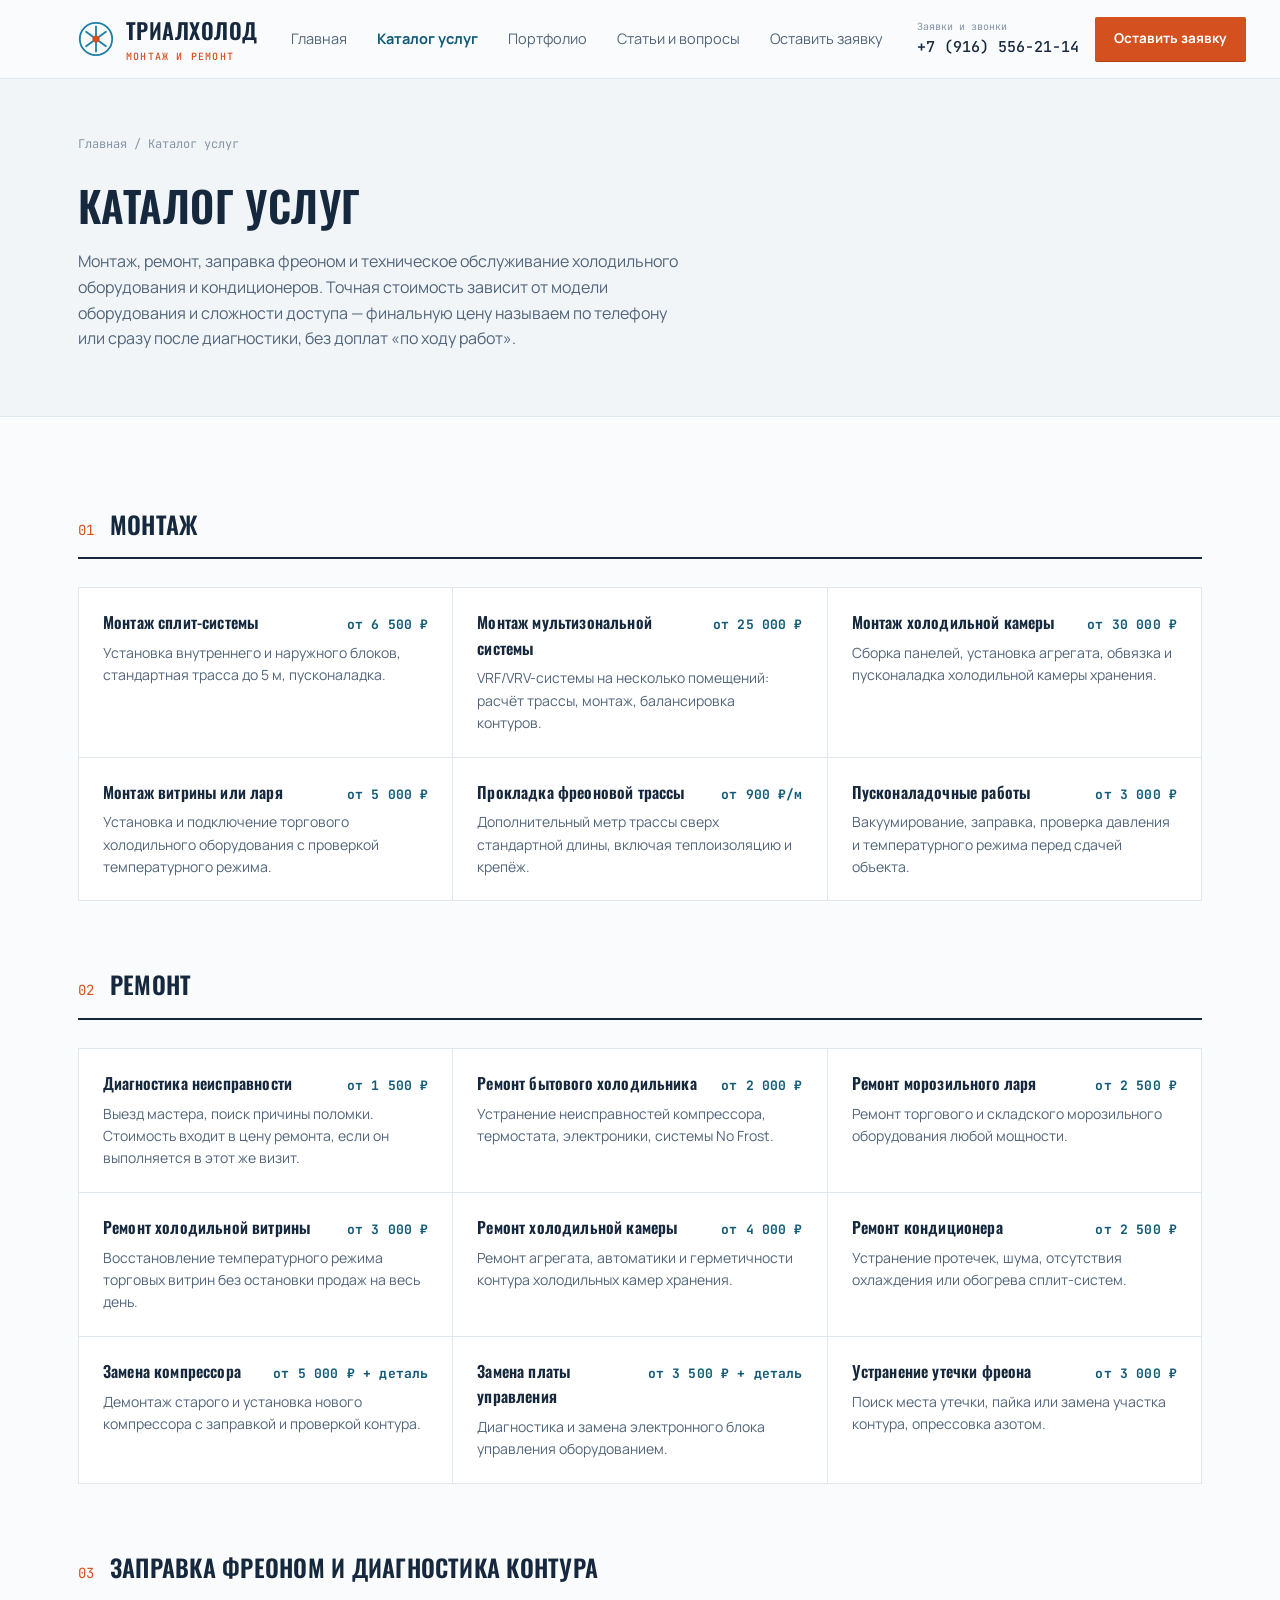
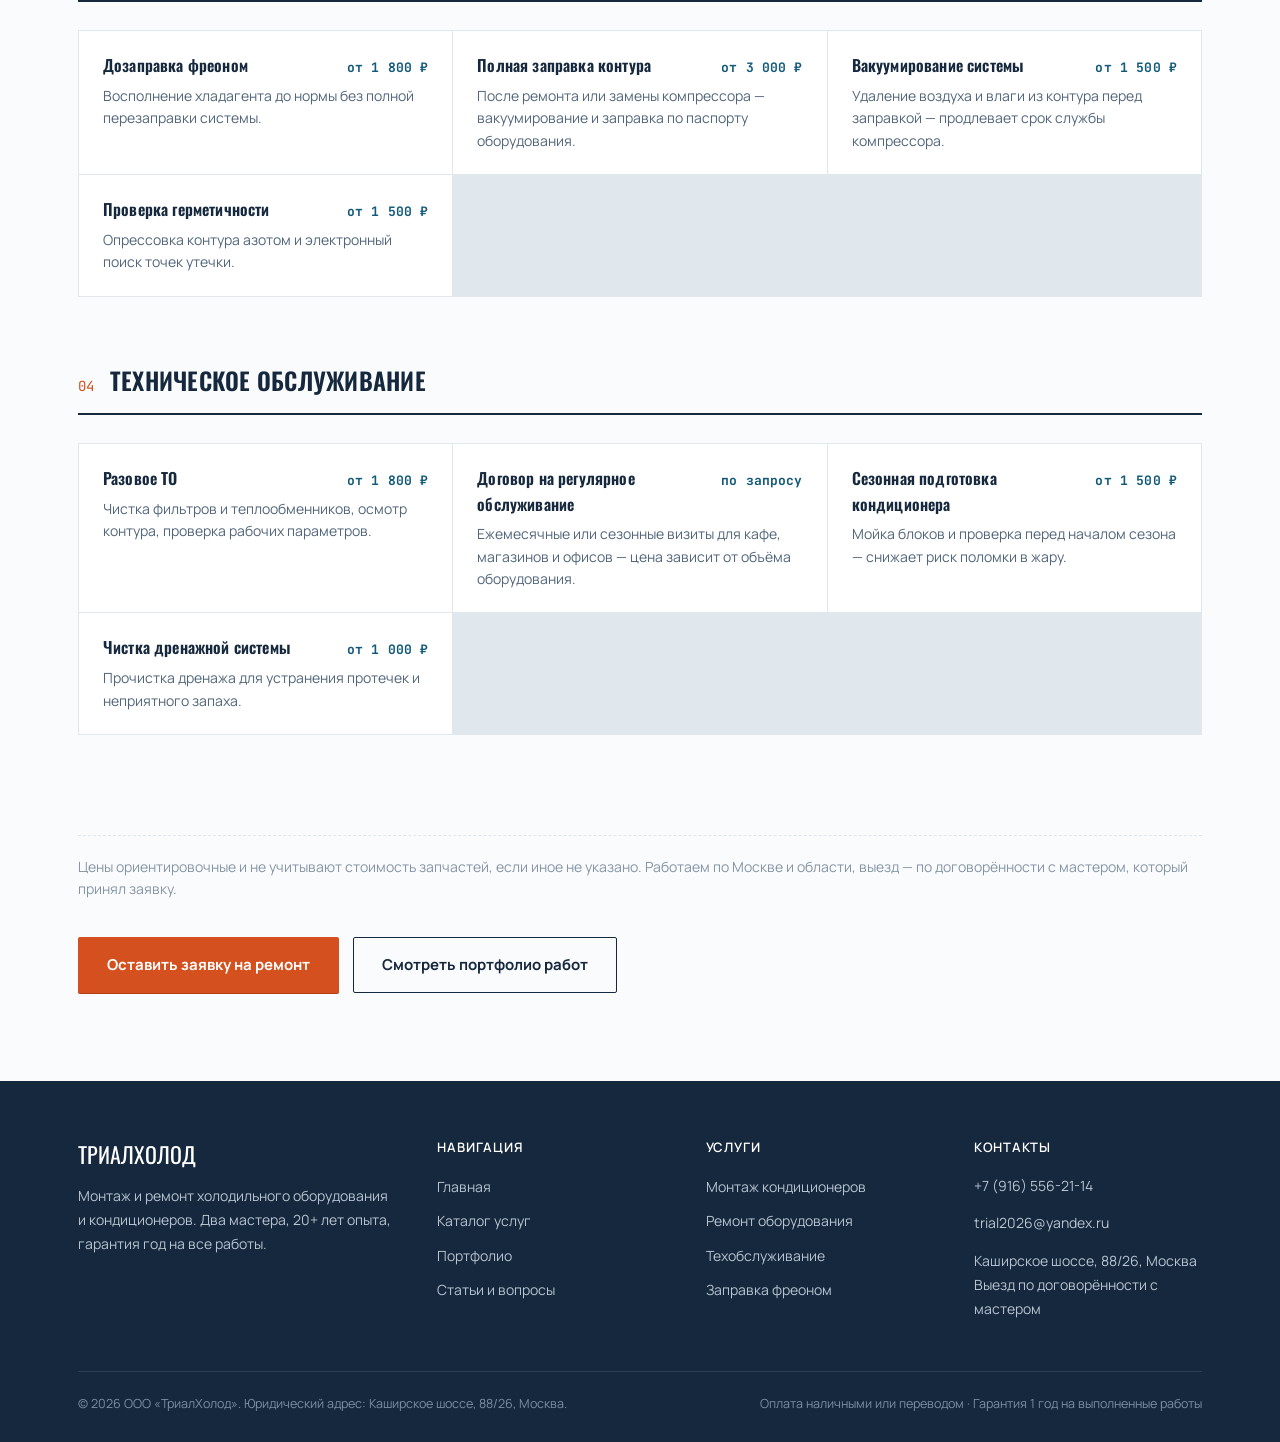
<file: catalog.html>
<!DOCTYPE html>
<html lang="ru">
<head>
<!-- Yandex.Metrika counter -->
<script type="text/javascript">
    (function(m,e,t,r,i,k,a){
        m[i]=m[i]||function(){(m[i].a=m[i].a||[]).push(arguments)};
        m[i].l=1*new Date();
        for (var j = 0; j < document.scripts.length; j++) {if (document.scripts[j].src === r) { return; }}
        k=e.createElement(t),a=e.getElementsByTagName(t)[0],k.async=1,k.src=r,a.parentNode.insertBefore(k,a)
    })(window, document,'script','https://mc.yandex.ru/metrika/tag.js?id=111605319', 'ym');
    ym(111605319, 'init', {ssr:true, webvisor:true, clickmap:true, ecommerce:"dataLayer", referrer: document.referrer, url: location.href, accurateTrackBounce:true, trackLinks:true});
</script>
<noscript><div><img src="https://mc.yandex.ru/watch/111605319" style="position:absolute; left:-9999px;" alt="" /></div></noscript>
<!-- /Yandex.Metrika counter -->
 
<meta charset="UTF-8">
<meta name="viewport" content="width=device-width, initial-scale=1.0">
<title>Каталог услуг — ТриалХолод</title>
<meta name="description" content="Полный каталог услуг: монтаж кондиционеров и холодильного оборудования, ремонт, заправка фреоном, техобслуживание. Ориентировочные цены.">
<link rel="preconnect" href="https://fonts.googleapis.com">
<link href="https://fonts.googleapis.com/css2?family=Oswald:wght@400;500;600;700&family=Manrope:wght@400;500;700;800&family=JetBrains+Mono:wght@400;500;700&display=swap" rel="stylesheet">
<link rel="stylesheet" href="style.css">
<link rel="icon" href="favicon.svg" type="image/svg+xml">
<link rel="icon" href="favicon.ico" sizes="any">
<link rel="apple-touch-icon" href="apple-touch-icon.png">
</head>
<body>
 
<header class="site-header">
  <div class="container">
    <a href="index.html" class="brand">
      <svg class="brand-mark" viewBox="0 0 40 40" fill="none" xmlns="http://www.w3.org/2000/svg">
        <circle cx="20" cy="20" r="18" stroke="#1C7EA5" stroke-width="2"/>
        <path d="M20 6V34M9 12L31 28M31 12L9 28" stroke="#1C7EA5" stroke-width="2" stroke-linecap="round"/>
        <circle cx="20" cy="20" r="4" fill="#D4501E"/>
      </svg>
      <span>ТРИАЛХОЛОД<small>монтаж и ремонт</small></span>
    </a>
    <button class="nav-toggle" aria-label="Открыть меню" aria-expanded="false"><span></span><span></span><span></span></button>
    <nav class="main-nav">
      <a href="index.html">Главная</a>
      <a href="catalog.html" class="active">Каталог услуг</a>
      <a href="portfolio.html">Портфолио</a>
      <a href="articles.html">Статьи и вопросы</a>
      <a href="index.html#request">Оставить заявку</a>
    </nav>
    <div class="header-right">
      <a href="tel:+79165562114" class="header-phone"><small>Заявки и звонки</small>+7 (916) 556-21-14</a>
      <a href="index.html#request" class="btn btn-primary btn-sm">Оставить заявку</a>
    </div>
  </div>
</header>
 
<section class="page-hero">
  <div class="container">
    <div class="breadcrumb"><a href="index.html">Главная</a> / Каталог услуг</div>
    <h1>Каталог услуг</h1>
    <p>Монтаж, ремонт, заправка фреоном и техническое обслуживание холодильного оборудования и кондиционеров. Точная стоимость зависит от модели оборудования и сложности доступа — финальную цену называем по телефону или сразу после диагностики, без доплат «по ходу работ».</p>
  </div>
</section>
 
<section>
  <div class="container">
 
    <!-- МОНТАЖ -->
    <div class="cat-section" id="montaj">
      <div class="cat-section-title"><span class="idx">01</span><h2>Монтаж</h2></div>
      <div class="cat-list">
        <div class="cat-item">
          <h4>Монтаж сплит-системы <span class="price">от 6 500 ₽</span></h4>
          <p>Установка внутреннего и наружного блоков, стандартная трасса до 5 м, пусконаладка.</p>
        </div>
        <div class="cat-item">
          <h4>Монтаж мультизональной системы <span class="price">от 25 000 ₽</span></h4>
          <p>VRF/VRV-системы на несколько помещений: расчёт трассы, монтаж, балансировка контуров.</p>
        </div>
        <div class="cat-item">
          <h4>Монтаж холодильной камеры <span class="price">от 30 000 ₽</span></h4>
          <p>Сборка панелей, установка агрегата, обвязка и пусконаладка холодильной камеры хранения.</p>
        </div>
        <div class="cat-item">
          <h4>Монтаж витрины или ларя <span class="price">от 5 000 ₽</span></h4>
          <p>Установка и подключение торгового холодильного оборудования с проверкой температурного режима.</p>
        </div>
        <div class="cat-item">
          <h4>Прокладка фреоновой трассы <span class="price">от 900 ₽/м</span></h4>
          <p>Дополнительный метр трассы сверх стандартной длины, включая теплоизоляцию и крепёж.</p>
        </div>
        <div class="cat-item">
          <h4>Пусконаладочные работы <span class="price">от 3 000 ₽</span></h4>
          <p>Вакуумирование, заправка, проверка давления и температурного режима перед сдачей объекта.</p>
        </div>
      </div>
    </div>
 
    <!-- РЕМОНТ -->
    <div class="cat-section" id="remont">
      <div class="cat-section-title"><span class="idx">02</span><h2>Ремонт</h2></div>
      <div class="cat-list">
        <div class="cat-item">
          <h4>Диагностика неисправности <span class="price">от 1 500 ₽</span></h4>
          <p>Выезд мастера, поиск причины поломки. Стоимость входит в цену ремонта, если он выполняется в этот же визит.</p>
        </div>
        <div class="cat-item">
          <h4>Ремонт бытового холодильника <span class="price">от 2 000 ₽</span></h4>
          <p>Устранение неисправностей компрессора, термостата, электроники, системы No Frost.</p>
        </div>
        <div class="cat-item">
          <h4>Ремонт морозильного ларя <span class="price">от 2 500 ₽</span></h4>
          <p>Ремонт торгового и складского морозильного оборудования любой мощности.</p>
        </div>
        <div class="cat-item">
          <h4>Ремонт холодильной витрины <span class="price">от 3 000 ₽</span></h4>
          <p>Восстановление температурного режима торговых витрин без остановки продаж на весь день.</p>
        </div>
        <div class="cat-item">
          <h4>Ремонт холодильной камеры <span class="price">от 4 000 ₽</span></h4>
          <p>Ремонт агрегата, автоматики и герметичности контура холодильных камер хранения.</p>
        </div>
        <div class="cat-item">
          <h4>Ремонт кондиционера <span class="price">от 2 500 ₽</span></h4>
          <p>Устранение протечек, шума, отсутствия охлаждения или обогрева сплит-систем.</p>
        </div>
        <div class="cat-item">
          <h4>Замена компрессора <span class="price">от 5 000 ₽ + деталь</span></h4>
          <p>Демонтаж старого и установка нового компрессора с заправкой и проверкой контура.</p>
        </div>
        <div class="cat-item">
          <h4>Замена платы управления <span class="price">от 3 500 ₽ + деталь</span></h4>
          <p>Диагностика и замена электронного блока управления оборудованием.</p>
        </div>
        <div class="cat-item">
          <h4>Устранение утечки фреона <span class="price">от 3 000 ₽</span></h4>
          <p>Поиск места утечки, пайка или замена участка контура, опрессовка азотом.</p>
        </div>
      </div>
    </div>
 
    <!-- ЗАПРАВКА -->
    <div class="cat-section" id="zapravka">
      <div class="cat-section-title"><span class="idx">03</span><h2>Заправка фреоном и диагностика контура</h2></div>
      <div class="cat-list">
        <div class="cat-item">
          <h4>Дозаправка фреоном <span class="price">от 1 800 ₽</span></h4>
          <p>Восполнение хладагента до нормы без полной перезаправки системы.</p>
        </div>
        <div class="cat-item">
          <h4>Полная заправка контура <span class="price">от 3 000 ₽</span></h4>
          <p>После ремонта или замены компрессора — вакуумирование и заправка по паспорту оборудования.</p>
        </div>
        <div class="cat-item">
          <h4>Вакуумирование системы <span class="price">от 1 500 ₽</span></h4>
          <p>Удаление воздуха и влаги из контура перед заправкой — продлевает срок службы компрессора.</p>
        </div>
        <div class="cat-item">
          <h4>Проверка герметичности <span class="price">от 1 500 ₽</span></h4>
          <p>Опрессовка контура азотом и электронный поиск точек утечки.</p>
        </div>
      </div>
    </div>
 
    <!-- ТО -->
    <div class="cat-section" id="to">
      <div class="cat-section-title"><span class="idx">04</span><h2>Техническое обслуживание</h2></div>
      <div class="cat-list">
        <div class="cat-item">
          <h4>Разовое ТО <span class="price">от 1 800 ₽</span></h4>
          <p>Чистка фильтров и теплообменников, осмотр контура, проверка рабочих параметров.</p>
        </div>
        <div class="cat-item">
          <h4>Договор на регулярное обслуживание <span class="price">по запросу</span></h4>
          <p>Ежемесячные или сезонные визиты для кафе, магазинов и офисов — цена зависит от объёма оборудования.</p>
        </div>
        <div class="cat-item">
          <h4>Сезонная подготовка кондиционера <span class="price">от 1 500 ₽</span></h4>
          <p>Мойка блоков и проверка перед началом сезона — снижает риск поломки в жару.</p>
        </div>
        <div class="cat-item">
          <h4>Чистка дренажной системы <span class="price">от 1 000 ₽</span></h4>
          <p>Прочистка дренажа для устранения протечек и неприятного запаха.</p>
        </div>
      </div>
    </div>
 
    <div class="portfolio-note">Цены ориентировочные и не учитывают стоимость запчастей, если иное не указано. Работаем по Москве и области, выезд — по договорённости с мастером, который принял заявку.</div>
 
    <div style="margin-top:36px; display:flex; gap:14px; flex-wrap:wrap;">
      <a href="index.html#request" class="btn btn-primary">Оставить заявку на ремонт</a>
      <a href="portfolio.html" class="btn btn-outline">Смотреть портфолио работ</a>
    </div>
  </div>
</section>
 
<footer class="site-footer">
  <div class="container">
    <div class="footer-grid">
      <div>
        <div class="footer-brand">ТРИАЛХОЛОД</div>
        <p>Монтаж и ремонт холодильного оборудования и кондиционеров. Два мастера, 20+ лет опыта, гарантия год на все работы.</p>
      </div>
      <div>
        <h4>Навигация</h4>
        <ul>
          <li><a href="index.html">Главная</a></li>
          <li><a href="catalog.html">Каталог услуг</a></li>
          <li><a href="portfolio.html">Портфолио</a></li>
          <li><a href="articles.html">Статьи и вопросы</a></li>
        </ul>
      </div>
      <div>
        <h4>Услуги</h4>
        <ul>
          <li><a href="catalog.html#montaj">Монтаж кондиционеров</a></li>
          <li><a href="catalog.html#remont">Ремонт оборудования</a></li>
          <li><a href="catalog.html#to">Техобслуживание</a></li>
          <li><a href="catalog.html#zapravka">Заправка фреоном</a></li>
        </ul>
      </div>
      <div>
        <h4>Контакты</h4>
        <p><a href="tel:+79165562114">+7 (916) 556-21-14</a></p>
        <p><a href="mailto:trial2026@yandex.ru">trial2026@yandex.ru</a></p>
        <p>Каширское шоссе, 88/26, Москва<br>Выезд по договорённости с мастером</p>
      </div>
    </div>
    <div class="footer-bottom">
      <span>© 2026 ООО «ТриалХолод». Юридический адрес: Каширское шоссе, 88/26, Москва.</span>
      <span>Оплата наличными или переводом · Гарантия 1 год на выполненные работы</span>
    </div>
  </div>
</footer>
 
<script src="script.js"></script>
</body>
</html>
</file>
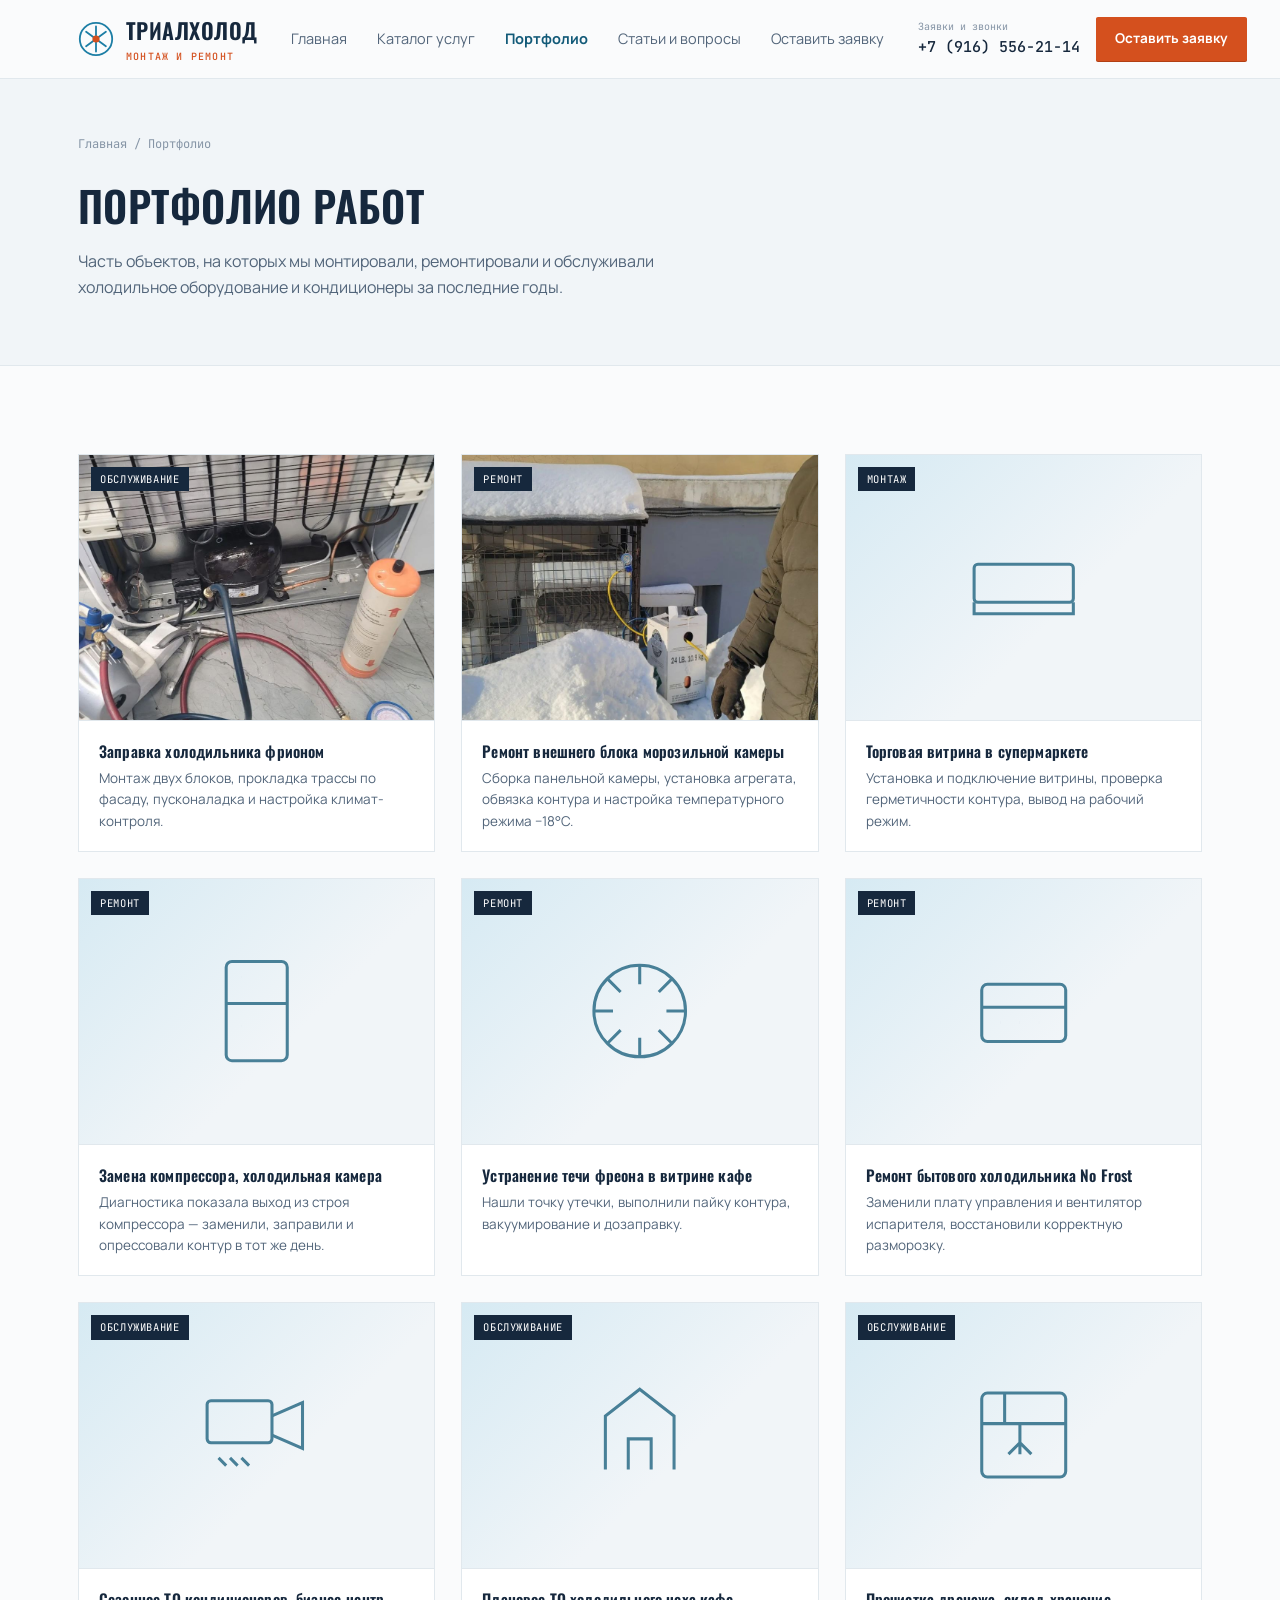
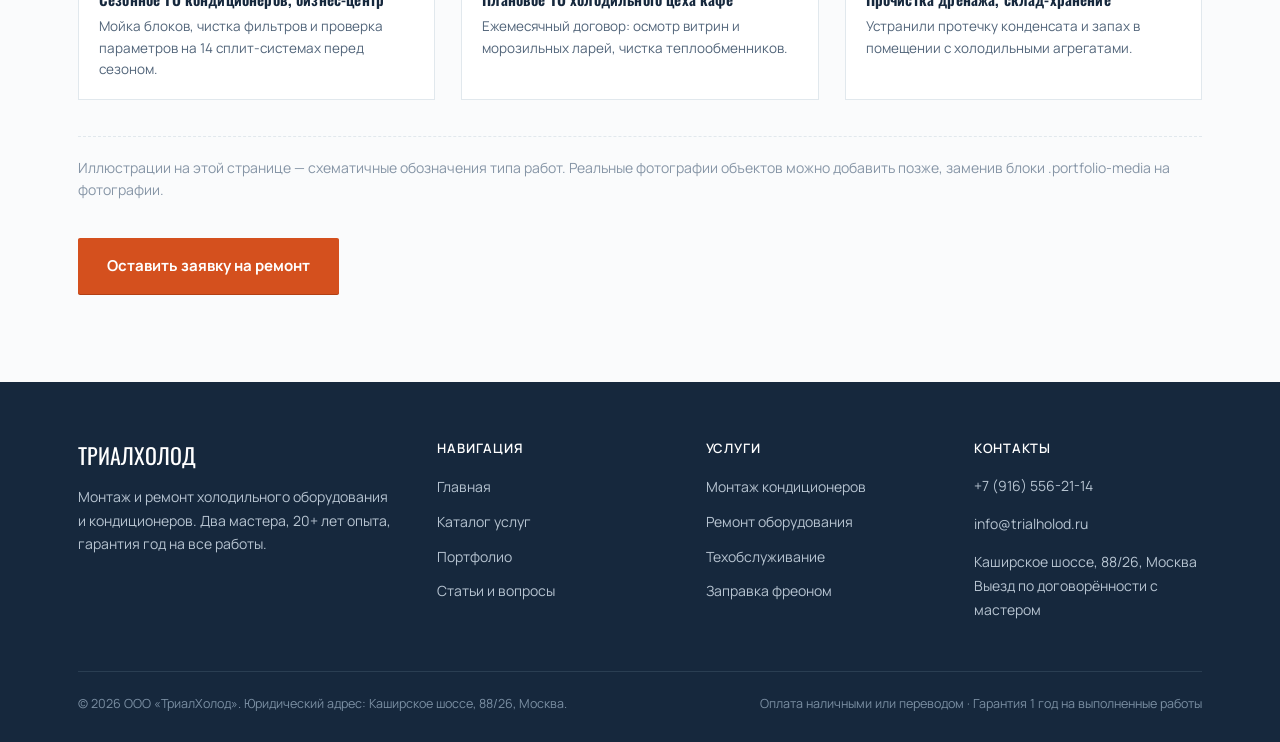
<file: portfolio.html>
<!DOCTYPE html>
<html lang="ru">
<head>
<!-- Yandex.Metrika counter -->
<script type="text/javascript">
    (function(m,e,t,r,i,k,a){
        m[i]=m[i]||function(){(m[i].a=m[i].a||[]).push(arguments)};
        m[i].l=1*new Date();
        for (var j = 0; j < document.scripts.length; j++) {if (document.scripts[j].src === r) { return; }}
        k=e.createElement(t),a=e.getElementsByTagName(t)[0],k.async=1,k.src=r,a.parentNode.insertBefore(k,a)
    })(window, document,'script','https://mc.yandex.ru/metrika/tag.js?id=111605319', 'ym');
    ym(111605319, 'init', {ssr:true, webvisor:true, clickmap:true, ecommerce:"dataLayer", referrer: document.referrer, url: location.href, accurateTrackBounce:true, trackLinks:true});
</script>
<noscript><div><img src="https://mc.yandex.ru/watch/111605319" style="position:absolute; left:-9999px;" alt="" /></div></noscript>
<!-- /Yandex.Metrika counter -->
 
<meta charset="UTF-8">
<meta name="viewport" content="width=device-width, initial-scale=1.0">
<title>Портфолио работ — ТриалХолод</title>
<meta name="description" content="Примеры выполненных работ: монтаж кондиционеров и холодильного оборудования, ремонт и техобслуживание.">
<link rel="preconnect" href="https://fonts.googleapis.com">
<link href="https://fonts.googleapis.com/css2?family=Oswald:wght@400;500;600;700&family=Manrope:wght@400;500;700;800&family=JetBrains+Mono:wght@400;500;700&display=swap" rel="stylesheet">
<link rel="stylesheet" href="style.css">
<link rel="icon" href="favicon.svg" type="image/svg+xml">
<link rel="icon" href="favicon.ico" sizes="any">
<link rel="apple-touch-icon" href="apple-touch-icon.png">
</head>
<body>
 
<header class="site-header">
  <div class="container">
    <a href="index.html" class="brand">
      <svg class="brand-mark" viewBox="0 0 40 40" fill="none" xmlns="http://www.w3.org/2000/svg">
        <circle cx="20" cy="20" r="18" stroke="#1C7EA5" stroke-width="2"/>
        <path d="M20 6V34M9 12L31 28M31 12L9 28" stroke="#1C7EA5" stroke-width="2" stroke-linecap="round"/>
        <circle cx="20" cy="20" r="4" fill="#D4501E"/>
      </svg>
      <span>ТРИАЛХОЛОД<small>монтаж и ремонт</small></span>
    </a>
    <button class="nav-toggle" aria-label="Открыть меню" aria-expanded="false"><span></span><span></span><span></span></button>
    <nav class="main-nav">
      <a href="index.html">Главная</a>
      <a href="catalog.html">Каталог услуг</a>
      <a href="portfolio.html" class="active">Портфолио</a>
      <a href="articles.html">Статьи и вопросы</a>
      <a href="index.html#request">Оставить заявку</a>
    </nav>
    <div class="header-right">
      <a href="tel:+79165562114" class="header-phone"><small>Заявки и звонки</small>+7 (916) 556-21-14</a>
      <a href="index.html#request" class="btn btn-primary btn-sm">Оставить заявку</a>
    </div>
  </div>
</header>
 
<section class="page-hero">
  <div class="container">
    <div class="breadcrumb"><a href="index.html">Главная</a> / Портфолио</div>
    <h1>Портфолио работ</h1>
    <p>Часть объектов, на которых мы монтировали, ремонтировали и обслуживали холодильное оборудование и кондиционеры за последние годы.</p>
  </div>
</section>
 
<section>
  <div class="container">
    <div class="portfolio-grid">
 
      <div class="portfolio-card">
        <div class="portfolio-media">
          <span class="portfolio-tag">Обслуживание</span>
          <img src="z.jpg" alt="Заправка холодильника фреоном">
        </div>
        <div class="portfolio-body">
          <h4>Заправка холодильника фрионом</h4>
          <p>Монтаж двух блоков, прокладка трассы по фасаду, пусконаладка и настройка климат-контроля.</p>
        </div>
      </div>
 
      <div class="portfolio-card">
        <div class="portfolio-media">
          <span class="portfolio-tag">Ремонт</span>
          <img src="v.jpg" alt="Ремонт внешнего блока морозильной камеры">
        </div>
        <div class="portfolio-body">
          <h4>Ремонт внешнего блока морозильной камеры</h4>
          <p>Сборка панельной камеры, установка агрегата, обвязка контура и настройка температурного режима −18°C.</p>
        </div>
      </div>
 
      <div class="portfolio-card">
        <div class="portfolio-media">
          <span class="portfolio-tag">Монтаж</span>
          <svg viewBox="0 0 64 64" fill="none" stroke="currentColor" stroke-width="1.6"><rect x="6" y="20" width="52" height="20" rx="2"/><path d="M6 40v6h52v-6"/></svg>
        </div>
        <div class="portfolio-body">
          <h4>Торговая витрина в супермаркете</h4>
          <p>Установка и подключение витрины, проверка герметичности контура, вывод на рабочий режим.</p>
        </div>
      </div>
 
      <div class="portfolio-card">
        <div class="portfolio-media">
          <span class="portfolio-tag">Ремонт</span>
          <svg viewBox="0 0 64 64" fill="none" stroke="currentColor" stroke-width="1.6"><rect x="16" y="6" width="32" height="52" rx="3"/><path d="M16 28h32M24 14h.01M24 40h.01"/></svg>
        </div>
        <div class="portfolio-body">
          <h4>Замена компрессора, холодильная камера</h4>
          <p>Диагностика показала выход из строя компрессора — заменили, заправили и опрессовали контур в тот же день.</p>
        </div>
      </div>
 
      <div class="portfolio-card">
        <div class="portfolio-media">
          <span class="portfolio-tag">Ремонт</span>
          <svg viewBox="0 0 64 64" fill="none" stroke="currentColor" stroke-width="1.6"><circle cx="32" cy="32" r="24"/><path d="M32 8v10M32 46v10M8 32h10M46 32h10M15 15l7 7M42 42l7 7M49 15l-7 7M22 42l-7 7"/></svg>
        </div>
        <div class="portfolio-body">
          <h4>Устранение течи фреона в витрине кафе</h4>
          <p>Нашли точку утечки, выполнили пайку контура, вакуумирование и дозаправку.</p>
        </div>
      </div>
 
      <div class="portfolio-card">
        <div class="portfolio-media">
          <span class="portfolio-tag">Ремонт</span>
          <svg viewBox="0 0 64 64" fill="none" stroke="currentColor" stroke-width="1.6"><rect x="10" y="18" width="44" height="30" rx="3"/><path d="M10 30h44M20 38h.01M30 38h.01M40 38h.01"/></svg>
        </div>
        <div class="portfolio-body">
          <h4>Ремонт бытового холодильника No Frost</h4>
          <p>Заменили плату управления и вентилятор испарителя, восстановили корректную разморозку.</p>
        </div>
      </div>
 
      <div class="portfolio-card">
        <div class="portfolio-media">
          <span class="portfolio-tag">Обслуживание</span>
          <svg viewBox="0 0 64 64" fill="none" stroke="currentColor" stroke-width="1.6"><rect x="6" y="14" width="34" height="22" rx="2"/><path d="M40 22l16-7v24l-16-7"/><path d="M12 44l4 4M18 44l4 4M24 44l4 4"/></svg>
        </div>
        <div class="portfolio-body">
          <h4>Сезонное ТО кондиционеров, бизнес-центр</h4>
          <p>Мойка блоков, чистка фильтров и проверка параметров на 14 сплит-системах перед сезоном.</p>
        </div>
      </div>
 
      <div class="portfolio-card">
        <div class="portfolio-media">
          <span class="portfolio-tag">Обслуживание</span>
          <svg viewBox="0 0 64 64" fill="none" stroke="currentColor" stroke-width="1.6"><path d="M14 50V22l18-14 18 14v28"/><path d="M26 50V34h12v16"/></svg>
        </div>
        <div class="portfolio-body">
          <h4>Плановое ТО холодильного цеха кафе</h4>
          <p>Ежемесячный договор: осмотр витрин и морозильных ларей, чистка теплообменников.</p>
        </div>
      </div>
 
      <div class="portfolio-card">
        <div class="portfolio-media">
          <span class="portfolio-tag">Обслуживание</span>
          <svg viewBox="0 0 64 64" fill="none" stroke="currentColor" stroke-width="1.6"><rect x="10" y="10" width="44" height="44" rx="3"/><path d="M10 26h44M22 10v16M36 42l-6-6-6 6M30 26v16"/></svg>
        </div>
        <div class="portfolio-body">
          <h4>Прочистка дренажа, склад-хранение</h4>
          <p>Устранили протечку конденсата и запах в помещении с холодильными агрегатами.</p>
        </div>
      </div>
 
    </div>
 
    <div class="portfolio-note">Иллюстрации на этой странице — схематичные обозначения типа работ. Реальные фотографии объектов можно добавить позже, заменив блоки .portfolio-media на фотографии.</div>
 
    <div style="margin-top:36px">
      <a href="index.html#request" class="btn btn-primary">Оставить заявку на ремонт</a>
    </div>
  </div>
</section>
 
<footer class="site-footer">
  <div class="container">
    <div class="footer-grid">
      <div>
        <div class="footer-brand">ТРИАЛХОЛОД</div>
        <p>Монтаж и ремонт холодильного оборудования и кондиционеров. Два мастера, 20+ лет опыта, гарантия год на все работы.</p>
      </div>
      <div>
        <h4>Навигация</h4>
        <ul>
          <li><a href="index.html">Главная</a></li>
          <li><a href="catalog.html">Каталог услуг</a></li>
          <li><a href="portfolio.html">Портфолио</a></li>
          <li><a href="articles.html">Статьи и вопросы</a></li>
        </ul>
      </div>
      <div>
        <h4>Услуги</h4>
        <ul>
          <li><a href="catalog.html#montaj">Монтаж кондиционеров</a></li>
          <li><a href="catalog.html#remont">Ремонт оборудования</a></li>
          <li><a href="catalog.html#to">Техобслуживание</a></li>
          <li><a href="catalog.html#zapravka">Заправка фреоном</a></li>
        </ul>
      </div>
      <div>
        <h4>Контакты</h4>
        <p><a href="tel:+79165562114">+7 (916) 556-21-14</a></p>
        <p><a href="mailto:info@trialholod.ru">info@trialholod.ru</a></p>
        <p>Каширское шоссе, 88/26, Москва<br>Выезд по договорённости с мастером</p>
      </div>
    </div>
    <div class="footer-bottom">
      <span>© 2026 ООО «ТриалХолод». Юридический адрес: Каширское шоссе, 88/26, Москва.</span>
      <span>Оплата наличными или переводом · Гарантия 1 год на выполненные работы</span>
    </div>
  </div>
</footer>
 
<script src="script.js"></script>
</body>
</html>
</file>
<file: style.css>
/* ==========================================================================
   ТРИАЛХОЛОД — общие стили
   Палитра: холодный "морозный" верх + тёплый акцент манометра (гейдж-красный)
   ========================================================================== */
 
:root{
  --paper:      #FAFBFC;
  --paper-2:    #F1F5F8;
  --ink:        #16283D;
  --steel:      #52657A;
  --steel-lt:   #8695A6;
  --frost:      #D6EAF3;
  --frost-2:    #BFE3F0;
  --gauge-blue: #1C7EA5;
  --gauge-blue-dk:#125A78;
  --gauge-red:  #D4501E;
  --gauge-red-dk:#B23F14;
  --line:       #E1E8ED;
  --white:      #FFFFFF;
 
  --f-display: 'Oswald', 'Arial Narrow', sans-serif;
  --f-body: 'Manrope', 'Segoe UI', sans-serif;
  --f-mono: 'JetBrains Mono', 'Courier New', monospace;
 
  --radius: 2px;
  --container: 1180px;
}
 
*,*::before,*::after{ box-sizing:border-box; }
html{ scroll-behavior:smooth; }
body{
  margin:0;
  background:var(--paper);
  color:var(--ink);
  font-family:var(--f-body);
  font-size:16px;
  line-height:1.6;
  -webkit-font-smoothing:antialiased;
}
img{ max-width:100%; display:block; }
a{ color:inherit; }
h1,h2,h3,h4{
  font-family:var(--f-display);
  font-weight:600;
  letter-spacing:.01em;
  margin:0 0 .5em;
  color:var(--ink);
}
p{ margin:0 0 1em; color:var(--steel); }
.container{
  max-width:var(--container);
  margin:0 auto;
  padding:0 28px;
}
 
:focus-visible{
  outline:3px solid var(--gauge-blue);
  outline-offset:2px;
}
 
@media (prefers-reduced-motion: reduce){
  *{ animation-duration:.001ms !important; animation-iteration-count:1 !important; transition-duration:.001ms !important; scroll-behavior:auto !important; }
}
 
/* ---------- eyebrow / labels ---------- */
.eyebrow{
  font-family:var(--f-mono);
  font-size:12px;
  letter-spacing:.14em;
  text-transform:uppercase;
  color:var(--gauge-blue-dk);
  display:flex;
  align-items:center;
  gap:10px;
  margin-bottom:14px;
}
.eyebrow::before{
  content:"";
  width:22px; height:1px;
  background:var(--gauge-red);
  display:inline-block;
}
 
/* ---------- gauge tick divider (signature motif) ---------- */
.gauge-divider{
  display:flex;
  align-items:center;
  gap:6px;
  height:22px;
  margin:56px 0;
  color:var(--steel-lt);
  overflow:hidden;
}
.gauge-divider span{
  width:1px; height:8px; background:var(--line); flex:0 0 auto;
}
.gauge-divider span:nth-child(5n){ height:16px; background:var(--gauge-blue); opacity:.5;}
.gauge-divider .mid{
  flex:1 1 auto; height:1px; background:var(--line);
}
 
/* ---------- header ---------- */
.site-header{
  position:sticky; top:0; z-index:50;
  background:rgba(250,251,252,.92);
  backdrop-filter:blur(6px);
  border-bottom:1px solid var(--line);
}
.site-header .container{
  display:flex; align-items:center; justify-content:space-between;
  height:78px;
  gap:20px;
}
.brand{
  display:flex; align-items:center; gap:12px;
  font-family:var(--f-display);
  font-size:22px;
  font-weight:600;
  letter-spacing:.02em;
  text-decoration:none;
  color:var(--ink);
  white-space:nowrap;
}
.brand-mark{
  width:36px; height:36px;
  flex:0 0 auto;
}
.brand small{
  display:block;
  font-family:var(--f-mono);
  font-size:10px;
  letter-spacing:.12em;
  color:var(--gauge-red);
  font-weight:500;
  text-transform:uppercase;
}
nav.main-nav{
  display:flex; align-items:center; gap:2px;
}
nav.main-nav a{
  font-size:14.5px;
  text-decoration:none;
  color:var(--steel);
  padding:10px 14px;
  border-radius:var(--radius);
  transition:color .15s ease, background .15s ease;
  white-space:nowrap;
}
nav.main-nav a:hover{ color:var(--ink); background:var(--paper-2); }
nav.main-nav a.active{ color:var(--gauge-blue-dk); font-weight:700; }
.header-right{ display:flex; align-items:center; gap:16px; }
.header-phone{
  font-family:var(--f-mono);
  font-size:15px;
  font-weight:500;
  text-decoration:none;
  color:var(--ink);
  white-space:nowrap;
}
.header-phone small{ display:block; font-size:10px; color:var(--steel-lt); font-weight:400; }
 
.nav-toggle{ display:none; }
 
/* ---------- buttons ---------- */
.btn{
  display:inline-flex; align-items:center; justify-content:center; gap:8px;
  font-family:var(--f-body);
  font-weight:700;
  font-size:15px;
  padding:15px 28px;
  border-radius:var(--radius);
  border:1px solid transparent;
  cursor:pointer;
  text-decoration:none;
  transition:transform .12s ease, box-shadow .12s ease, background .15s ease;
  white-space:nowrap;
}
.btn:active{ transform:translateY(1px); }
.btn-primary{
  background:var(--gauge-red);
  color:#fff;
  box-shadow:0 1px 0 var(--gauge-red-dk);
}
.btn-primary:hover{ background:var(--gauge-red-dk); }
.btn-outline{
  background:transparent;
  border-color:var(--ink);
  color:var(--ink);
}
.btn-outline:hover{ background:var(--ink); color:#fff; }
.btn-ghost{
  background:var(--paper-2);
  color:var(--ink);
}
.btn-ghost:hover{ background:var(--frost); }
.btn-sm{ padding:10px 18px; font-size:13.5px; }
.btn-block{ width:100%; }
 
/* ---------- hero ---------- */
.hero{
  padding:76px 0 88px;
  position:relative;
  overflow:hidden;
  border-bottom:1px solid var(--line);
}
.hero .container{
  display:grid;
  grid-template-columns:1.1fr .9fr;
  gap:56px;
  align-items:center;
}
.hero h1{
  font-size:clamp(34px,4.4vw,54px);
  line-height:1.06;
  text-transform:uppercase;
  margin-bottom:22px;
}
.hero h1 em{
  font-style:normal;
  color:var(--gauge-blue-dk);
}
.hero .lead{
  font-size:18px;
  color:var(--steel);
  max-width:46ch;
  margin-bottom:32px;
}
.hero-actions{ display:flex; gap:14px; flex-wrap:wrap; margin-bottom:36px; }
.hero-stats{
  display:flex; gap:34px; flex-wrap:wrap;
}
.hero-stats div b{
  display:block;
  font-family:var(--f-display);
  font-size:30px;
  color:var(--ink);
  line-height:1;
}
.hero-stats div span{
  font-size:12.5px; color:var(--steel-lt); letter-spacing:.02em;
}
 
/* gauge illustration */
.gauge-wrap{ display:flex; justify-content:center; }
.gauge-readout{
  text-align:center;
  font-family:var(--f-mono);
  margin-top:10px;
  color:var(--steel);
  font-size:13px;
  letter-spacing:.06em;
}
.gauge-readout b{ color:var(--gauge-red); }
 
/* ---------- sections ---------- */
section{ padding:88px 0; }
.section-head{ max-width:640px; margin-bottom:48px; }
.section-head h2{ font-size:clamp(26px,3vw,36px); text-transform:uppercase; }
.section-head p{ font-size:16.5px; }
.section-alt{ background:var(--paper-2); }
 
/* ---------- trust block ---------- */
.trust-grid{
  display:grid;
  grid-template-columns:repeat(3,1fr);
  gap:1px;
  background:var(--line);
  border:1px solid var(--line);
}
@media (max-width:900px){
  .trust-grid{ grid-template-columns:repeat(2,1fr); }
}
@media (max-width:560px){
  .trust-grid{ grid-template-columns:1fr; }
}
.trust-card{
  background:var(--paper);
  padding:32px 28px;
}
.trust-card--graphic{
  display:flex; align-items:center; gap:32px;
  padding:34px 40px;
  border:1px solid var(--line);
  border-top:none;
  background:
    repeating-linear-gradient(135deg, var(--paper-2) 0 2px, var(--paper) 2px 14px);
}
.trust-card--graphic svg{ width:120px; flex:0 0 auto; }
.trust-card--graphic .graphic-caption{ }
.trust-card--graphic .graphic-caption .eyebrow{ margin-bottom:8px; }
.trust-card--graphic .graphic-caption p{ margin:0; font-size:14.5px; max-width:46ch; }
.trust-card .num{
  font-family:var(--f-mono);
  font-size:12px;
  color:var(--gauge-red);
  margin-bottom:14px;
}
.trust-card h3{ font-size:18px; margin-bottom:10px; }
.trust-card p{ font-size:14.5px; margin:0; }
 
/* ---------- team ---------- */
.team-grid{
  display:grid;
  grid-template-columns:repeat(auto-fit,minmax(280px,1fr));
  gap:28px;
}
.team-card{
  background:var(--white);
  border:1px solid var(--line);
  padding:30px;
  display:flex; gap:20px; align-items:flex-start;
}
.team-avatar{
  width:64px; height:64px; flex:0 0 auto;
  border-radius:50%;
  background:var(--frost);
  display:flex; align-items:center; justify-content:center;
  font-family:var(--f-display); font-size:22px; color:var(--gauge-blue-dk);
}
.team-card h3{ font-size:19px; margin-bottom:2px; }
.team-role{ font-size:13px; color:var(--gauge-red); font-weight:700; letter-spacing:.03em; text-transform:uppercase; margin-bottom:10px; }
.team-card p{ font-size:14.5px; margin-bottom:8px; }
.team-tags{ display:flex; gap:8px; flex-wrap:wrap; margin-top:10px;}
.team-tags span{
  font-family:var(--f-mono);
  font-size:11px;
  background:var(--paper-2);
  border:1px solid var(--line);
  padding:4px 9px;
  color:var(--steel);
}
 
/* ---------- services preview cards ---------- */
.service-grid{
  display:grid;
  grid-template-columns:repeat(auto-fit,minmax(260px,1fr));
  gap:24px;
}
.service-card{
  border:1px solid var(--line);
  background:var(--white);
  padding:28px;
  transition:border-color .15s ease, transform .15s ease;
}
.service-card:hover{ border-color:var(--gauge-blue); transform:translateY(-3px); }
.service-icon{
  width:42px; height:42px;
  margin-bottom:18px;
  color:var(--gauge-blue-dk);
}
.service-card h3{ font-size:18px; margin-bottom:8px; }
.service-card p{ font-size:14.5px; margin-bottom:14px; }
.service-card a.more{
  font-size:13px; font-weight:700; color:var(--gauge-red);
  text-decoration:none;
}
 
/* ---------- catalog page ---------- */
.cat-section{ padding:0 0 64px; }
.cat-section-title{
  display:flex; align-items:baseline; gap:16px;
  border-bottom:2px solid var(--ink);
  padding-bottom:14px; margin-bottom:28px;
}
.cat-section-title .idx{ font-family:var(--f-mono); color:var(--gauge-red); font-size:14px; }
.cat-section-title h2{ font-size:24px; margin:0; text-transform:uppercase; }
.cat-list{
  display:grid; grid-template-columns:repeat(auto-fit,minmax(300px,1fr));
  gap:1px;
  background:var(--line);
  border:1px solid var(--line);
}
.cat-item{
  background:var(--white);
  padding:22px 24px;
}
.cat-item h4{ font-size:16px; margin-bottom:6px; display:flex; justify-content:space-between; gap:10px; align-items:baseline;}
.cat-item .price{ font-family:var(--f-mono); font-size:13px; color:var(--gauge-blue-dk); white-space:nowrap; font-weight:700;}
.cat-item p{ font-size:14px; margin:0; }
 
/* ---------- portfolio ---------- */
.portfolio-grid{
  display:grid;
  grid-template-columns:repeat(auto-fit,minmax(280px,1fr));
  gap:26px;
}
.portfolio-card{
  border:1px solid var(--line);
  background:var(--white);
  overflow:hidden;
}
.portfolio-media{
  aspect-ratio:4/3;
  background:linear-gradient(135deg,var(--frost) 0%, var(--paper-2) 60%);
  display:flex; align-items:center; justify-content:center;
  position:relative;
  border-bottom:1px solid var(--line);
}
.portfolio-media svg{ width:46%; height:46%; color:var(--gauge-blue-dk); opacity:.75; }

.portfolio-media img{
  width:100%;
  height:100%;
  object-fit:cover;
  display:block;
}

.portfolio-tag{
  position:absolute; top:12px; left:12px;
  font-family:var(--f-mono); font-size:10.5px; letter-spacing:.06em;
  background:var(--ink); color:#fff;
  padding:4px 9px; text-transform:uppercase;
}
.portfolio-body{ padding:18px 20px; }
.portfolio-body h4{ font-size:15.5px; margin-bottom:4px; }
.portfolio-body p{ font-size:13.5px; margin:0; }
.portfolio-note{
  font-size:14px; color:var(--steel-lt); margin-top:36px; border-top:1px dashed var(--line); padding-top:20px;
}
 
/* ---------- FAQ / accordion ---------- */
.faq-list{ border-top:1px solid var(--line); }
.faq-item{ border-bottom:1px solid var(--line); }
.faq-q{
  width:100%;
  display:flex; align-items:center; justify-content:space-between; gap:16px;
  background:none; border:none; text-align:left; cursor:pointer;
  padding:22px 4px;
  font-family:var(--f-body); font-weight:700; font-size:16px; color:var(--ink);
}
.faq-q .plus{
  font-family:var(--f-mono); color:var(--gauge-red); font-size:20px; flex:0 0 auto;
  transition:transform .2s ease;
}
.faq-item.open .plus{ transform:rotate(45deg); }
.faq-a{
  max-height:0; overflow:hidden; transition:max-height .25s ease;
}
.faq-a p{ padding:0 4px 22px; font-size:14.5px; max-width:70ch; }
 
/* ---------- articles ---------- */
.article-grid{
  display:grid; grid-template-columns:repeat(auto-fit,minmax(300px,1fr));
  gap:28px;
}
.article-card{
  border:1px solid var(--line); background:var(--white);
  padding:0;
  display:flex; flex-direction:column;
}
.article-top{
  background:var(--paper-2);
  padding:20px 24px 16px;
  border-bottom:1px solid var(--line);
}
.article-top .eyebrow{ margin-bottom:8px; }
.article-body{ padding:20px 24px 24px; flex:1; display:flex; flex-direction:column;}
.article-body h3{ font-size:18px; margin-bottom:10px; }
.article-body p{ font-size:14.5px; }
.read-toggle{
  margin-top:auto;
  background:none; border:none; cursor:pointer;
  color:var(--gauge-blue-dk); font-weight:700; font-size:13.5px; padding:0;
  text-align:left;
}
.article-full{ max-height:0; overflow:hidden; transition:max-height .3s ease; }
.article-card.open .article-full{ max-height:900px; }
 
/* ---------- form ---------- */
.form-wrap{
  display:grid; grid-template-columns:1fr 1fr; gap:56px; align-items:start;
}
.form-panel{
  background:var(--ink);
  color:#fff;
  padding:40px;
}
.form-panel h2{ color:#fff; font-size:26px; text-transform:uppercase; }
.form-panel p{ color:#C6D2DD; }
.form-panel ul{ list-style:none; padding:0; margin:26px 0 0; }
.form-panel li{
  display:flex; gap:12px; align-items:flex-start;
  font-size:14.5px; color:#C6D2DD; margin-bottom:16px;
}
.form-panel li svg{ width:20px; height:20px; flex:0 0 auto; color:var(--gauge-red); margin-top:1px; }
.form-panel .contact-line{ margin-top:30px; padding-top:24px; border-top:1px solid #2A3E52; font-family:var(--f-mono); font-size:14px;}
.form-panel .contact-line a{ color:#fff; text-decoration:none; }
 
.card-form{
  background:var(--white);
  border:1px solid var(--line);
  padding:36px;
}
.field{ margin-bottom:18px; }
.field label{
  display:block; font-size:12.5px; font-weight:700; letter-spacing:.03em;
  text-transform:uppercase; color:var(--steel); margin-bottom:7px;
}
.field input, .field select, .field textarea{
  width:100%;
  font-family:var(--f-body);
  font-size:15px;
  padding:13px 14px;
  border:1px solid var(--line);
  background:var(--paper);
  color:var(--ink);
  border-radius:var(--radius);
}
.field input:focus, .field select:focus, .field textarea:focus{
  outline:none; border-color:var(--gauge-blue);
  background:#fff;
}
.field textarea{ resize:vertical; min-height:90px; }
.field-row{ display:grid; grid-template-columns:1fr 1fr; gap:16px; }
.form-note{ font-size:12.5px; color:var(--steel-lt); margin-top:14px; }
.form-success{
  display:none;
  border:1px solid var(--gauge-blue);
  background:var(--frost);
  color:var(--gauge-blue-dk);
  padding:16px 18px;
  font-size:14.5px;
  font-weight:600;
  margin-bottom:18px;
}
.form-success.show{ display:block; }
.form-success.form-error{
  border-color:var(--gauge-red);
  background:#FBE7E0;
  color:var(--gauge-red-dk);
}
 
/* ---------- payment / footer info strip ---------- */
.info-strip{
  border-top:1px solid var(--line);
  border-bottom:1px solid var(--line);
  background:var(--paper-2);
}
.info-strip .container{
  display:grid; grid-template-columns:repeat(auto-fit,minmax(220px,1fr));
  gap:1px; background:var(--line);
}
.info-item{
  background:var(--paper-2);
  padding:26px 4px;
  display:flex; gap:14px; align-items:flex-start;
}
.info-item svg{ width:26px; height:26px; flex:0 0 auto; color:var(--gauge-red); }
.info-item h4{ font-size:14.5px; margin-bottom:4px; }
.info-item p{ font-size:13px; margin:0; }
 
/* ---------- footer ---------- */
footer.site-footer{
  background:var(--ink);
  color:#B7C4D1;
  padding:56px 0 28px;
}
.footer-grid{
  display:grid; grid-template-columns:1.4fr 1fr 1fr 1fr;
  gap:40px;
  padding-bottom:36px;
  border-bottom:1px solid #2A3E52;
}
.footer-grid h4{ color:#fff; font-size:13px; letter-spacing:.06em; text-transform:uppercase; margin-bottom:16px; font-family:var(--f-body); }
.footer-brand{ font-family:var(--f-display); font-size:22px; color:#fff; margin-bottom:12px; }
.footer-grid p, .footer-grid a{ font-size:14px; color:#B7C4D1; text-decoration:none; line-height:1.7; }
.footer-grid ul{ list-style:none; padding:0; margin:0; }
.footer-grid li{ margin-bottom:9px; }
.footer-grid a:hover{ color:#fff; }
.footer-bottom{
  display:flex; justify-content:space-between; flex-wrap:wrap; gap:10px;
  padding-top:22px;
  font-size:12.5px; color:#7186997;
  color:#7B8FA3;
}
 
/* ---------- page hero (inner pages) ---------- */
.page-hero{
  padding:56px 0 48px;
  border-bottom:1px solid var(--line);
  background:var(--paper-2);
}
.page-hero h1{ font-size:clamp(28px,4vw,42px); text-transform:uppercase; margin-bottom:10px;}
.page-hero p{ font-size:16px; max-width:60ch; }
.breadcrumb{
  font-family:var(--f-mono); font-size:12px; color:var(--steel-lt);
  margin-bottom:18px;
}
.breadcrumb a{ color:var(--steel-lt); text-decoration:none; }
.breadcrumb a:hover{ color:var(--gauge-blue-dk); }
 
/* ---------- responsive ---------- */
@media (max-width: 980px){
  .hero .container{ grid-template-columns:1fr; }
  .gauge-wrap{ order:-1; max-width:280px; margin:0 auto; }
  .form-wrap{ grid-template-columns:1fr; }
  .footer-grid{ grid-template-columns:1fr 1fr; }
}
@media (max-width: 760px){
  nav.main-nav{
    position:fixed; inset:78px 0 0 0;
    background:var(--paper);
    flex-direction:column; align-items:stretch;
    padding:16px;
    transform:translateX(100%);
    transition:transform .25s ease;
    overflow-y:auto;
  }
  nav.main-nav.open{ transform:translateX(0); }
  nav.main-nav a{ padding:16px 10px; border-bottom:1px solid var(--line); font-size:16px; }
  .nav-toggle{
    display:flex; flex-direction:column; gap:5px; justify-content:center;
    width:36px; height:32px; background:none; border:none; cursor:pointer;
  }
  .nav-toggle span{ height:2px; background:var(--ink); display:block; }
  .header-phone{ display:none; }
  .field-row{ grid-template-columns:1fr; }
  .footer-grid{ grid-template-columns:1fr; }
  section{ padding:56px 0; }
  .trust-card--graphic{ flex-direction:column; text-align:center; padding:28px 24px; }
}
</file>
